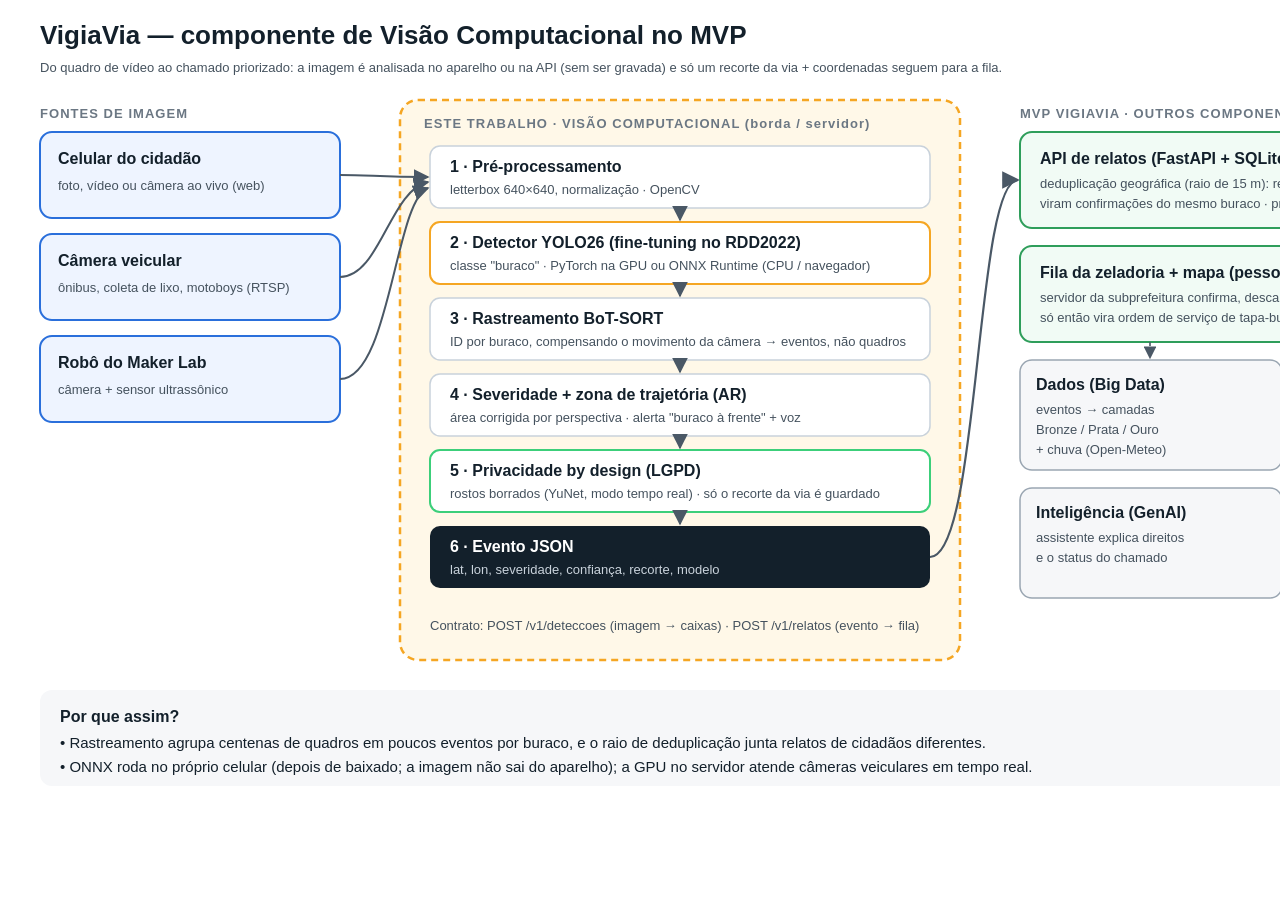
<file: docs/img/arquitetura.html>
<!doctype html>
<html lang="pt-BR"><head><meta charset="utf-8"><title>Arquitetura VigiaVia — Visão</title>
<style>
  html, body { margin: 0; background: #fff; font-family: "Segoe UI", Roboto, Arial, sans-serif; }
  svg { display: block; }
  .t { font-size: 15px; fill: #13202b; }
  .tb { font-size: 16px; font-weight: 700; fill: #13202b; }
  .tt { font-size: 13px; fill: #45525e; }
  .h { font-size: 13px; font-weight: 700; letter-spacing: .08em; fill: #6b7783; }
</style></head>
<body>
<svg width="1600" height="820" viewBox="0 0 1600 820" xmlns="http://www.w3.org/2000/svg">
  <defs>
    <marker id="seta" viewBox="0 0 10 10" refX="9" refY="5" markerWidth="8" markerHeight="8" orient="auto-start-reverse">
      <path d="M0,0 L10,5 L0,10 z" fill="#4a5866"/>
    </marker>
  </defs>
  <rect x="0" y="0" width="1600" height="820" fill="#ffffff"/>
  <text x="40" y="44" style="font-size:26px;font-weight:800;fill:#13202b">VigiaVia — componente de Visão Computacional no MVP</text>
  <text x="40" y="72" class="tt">Do quadro de vídeo ao chamado priorizado: a imagem é analisada no aparelho ou na API (sem ser gravada) e só um recorte da via + coordenadas seguem para a fila.</text>

  <!-- coluna 1: fontes -->
  <text x="40" y="118" class="h">FONTES DE IMAGEM</text>
  <g>
    <rect x="40" y="132" width="300" height="86" rx="12" fill="#eef4ff" stroke="#2a6fdb" stroke-width="2"/>
    <text x="58" y="164" class="tb">Celular do cidadão</text>
    <text x="58" y="190" class="tt">foto, vídeo ou câmera ao vivo (web)</text>
    <rect x="40" y="234" width="300" height="86" rx="12" fill="#eef4ff" stroke="#2a6fdb" stroke-width="2"/>
    <text x="58" y="266" class="tb">Câmera veicular</text>
    <text x="58" y="292" class="tt">ônibus, coleta de lixo, motoboys (RTSP)</text>
    <rect x="40" y="336" width="300" height="86" rx="12" fill="#eef4ff" stroke="#2a6fdb" stroke-width="2"/>
    <text x="58" y="368" class="tb">Robô do Maker Lab</text>
    <text x="58" y="394" class="tt">câmera + sensor ultrassônico</text>
  </g>

  <!-- coluna 2: pipeline CV -->
  <rect x="400" y="100" width="560" height="560" rx="18" fill="#fff8e8" stroke="#f5a623" stroke-width="2.5" stroke-dasharray="7 5"/>
  <text x="424" y="128" class="h">ESTE TRABALHO · VISÃO COMPUTACIONAL (borda / servidor)</text>
  <g>
    <rect x="430" y="146" width="500" height="62" rx="10" fill="#fff" stroke="#c9d2db" stroke-width="1.5"/>
    <text x="450" y="172" class="tb">1 · Pré-processamento</text>
    <text x="450" y="194" class="tt">letterbox 640×640, normalização · OpenCV</text>
    <rect x="430" y="222" width="500" height="62" rx="10" fill="#fff" stroke="#f5a623" stroke-width="2"/>
    <text x="450" y="248" class="tb">2 · Detector YOLO26 (fine-tuning no RDD2022)</text>
    <text x="450" y="270" class="tt">classe "buraco" · PyTorch na GPU ou ONNX Runtime (CPU / navegador)</text>
    <rect x="430" y="298" width="500" height="62" rx="10" fill="#fff" stroke="#c9d2db" stroke-width="1.5"/>
    <text x="450" y="324" class="tb">3 · Rastreamento BoT-SORT</text>
    <text x="450" y="346" class="tt">ID por buraco, compensando o movimento da câmera → eventos, não quadros</text>
    <rect x="430" y="374" width="500" height="62" rx="10" fill="#fff" stroke="#c9d2db" stroke-width="1.5"/>
    <text x="450" y="400" class="tb">4 · Severidade + zona de trajetória (AR)</text>
    <text x="450" y="422" class="tt">área corrigida por perspectiva · alerta "buraco à frente" + voz</text>
    <rect x="430" y="450" width="500" height="62" rx="10" fill="#fff" stroke="#3ccf7a" stroke-width="2"/>
    <text x="450" y="476" class="tb">5 · Privacidade by design (LGPD)</text>
    <text x="450" y="498" class="tt">rostos borrados (YuNet, modo tempo real) · só o recorte da via é guardado</text>
    <rect x="430" y="526" width="500" height="62" rx="10" fill="#13202b"/>
    <text x="450" y="552" class="tb" style="fill:#fff">6 · Evento JSON</text>
    <text x="450" y="574" class="tt" style="fill:#c9d2db">lat, lon, severidade, confiança, recorte, modelo</text>
    <text x="430" y="630" class="tt">Contrato: POST /v1/deteccoes (imagem → caixas) · POST /v1/relatos (evento → fila)</text>
  </g>
  <path d="M340 175 C 370 175, 380 177, 428 177" stroke="#4a5866" stroke-width="2" fill="none" marker-end="url(#seta)"/>
  <path d="M340 277 C 380 277, 390 190, 428 182" stroke="#4a5866" stroke-width="2" fill="none" marker-end="url(#seta)"/>
  <path d="M340 379 C 390 379, 395 200, 428 188" stroke="#4a5866" stroke-width="2" fill="none" marker-end="url(#seta)"/>
  <path d="M680 208 V 220" stroke="#4a5866" stroke-width="2" marker-end="url(#seta)"/>
  <path d="M680 284 V 296" stroke="#4a5866" stroke-width="2" marker-end="url(#seta)"/>
  <path d="M680 360 V 372" stroke="#4a5866" stroke-width="2" marker-end="url(#seta)"/>
  <path d="M680 436 V 448" stroke="#4a5866" stroke-width="2" marker-end="url(#seta)"/>
  <path d="M680 512 V 524" stroke="#4a5866" stroke-width="2" marker-end="url(#seta)"/>

  <!-- coluna 3: MVP -->
  <text x="1020" y="118" class="h">MVP VIGIAVIA · OUTROS COMPONENTES</text>
  <g>
    <rect x="1020" y="132" width="540" height="96" rx="12" fill="#f1fbf5" stroke="#2f9e5b" stroke-width="2"/>
    <text x="1040" y="164" class="tb">API de relatos (FastAPI + SQLite)</text>
    <text x="1040" y="188" class="tt">deduplicação geográfica (raio de 15 m): relatos repetidos</text>
    <text x="1040" y="208" class="tt">viram confirmações do mesmo buraco · prioridade calculada</text>
    <rect x="1020" y="246" width="540" height="96" rx="12" fill="#f1fbf5" stroke="#2f9e5b" stroke-width="2"/>
    <text x="1040" y="278" class="tb">Fila da zeladoria + mapa (pessoa no circuito)</text>
    <text x="1040" y="302" class="tt">servidor da subprefeitura confirma, descarta ou resolve;</text>
    <text x="1040" y="322" class="tt">só então vira ordem de serviço de tapa-buraco</text>
    <rect x="1020" y="360" width="262" height="110" rx="12" fill="#f6f7f9" stroke="#9aa6b2" stroke-width="1.5"/>
    <text x="1036" y="390" class="tb">Dados (Big Data)</text>
    <text x="1036" y="414" class="tt">eventos → camadas</text>
    <text x="1036" y="434" class="tt">Bronze / Prata / Ouro</text>
    <text x="1036" y="454" class="tt">+ chuva (Open-Meteo)</text>
    <rect x="1298" y="360" width="262" height="110" rx="12" fill="#f6f7f9" stroke="#9aa6b2" stroke-width="1.5"/>
    <text x="1314" y="390" class="tb">Automação (RPA)</text>
    <text x="1314" y="414" class="tt">abre/acompanha chamados</text>
    <text x="1314" y="434" class="tt">e avisa o cidadão</text>
    <rect x="1020" y="488" width="262" height="110" rx="12" fill="#f6f7f9" stroke="#9aa6b2" stroke-width="1.5"/>
    <text x="1036" y="518" class="tb">Inteligência (GenAI)</text>
    <text x="1036" y="542" class="tt">assistente explica direitos</text>
    <text x="1036" y="562" class="tt">e o status do chamado</text>
    <rect x="1298" y="488" width="262" height="110" rx="12" fill="#f6f7f9" stroke="#9aa6b2" stroke-width="1.5"/>
    <text x="1314" y="518" class="tb">Produção (DevSecOps)</text>
    <text x="1314" y="542" class="tt">container, CI/CD,</text>
    <text x="1314" y="562" class="tt">monitoramento</text>
  </g>
  <path d="M930 557 C 980 557, 975 180, 1018 180" stroke="#4a5866" stroke-width="2.2" fill="none" marker-end="url(#seta)"/>
  <path d="M1290 228 V 244" stroke="#4a5866" stroke-width="2" marker-end="url(#seta)"/>
  <path d="M1150 342 V 358" stroke="#4a5866" stroke-width="1.6" stroke-dasharray="4 4" marker-end="url(#seta)"/>
  <path d="M1430 342 V 358" stroke="#4a5866" stroke-width="1.6" stroke-dasharray="4 4" marker-end="url(#seta)"/>

  <!-- rodapé -->
  <rect x="40" y="690" width="1520" height="96" rx="12" fill="#f6f7f9"/>
  <text x="60" y="722" class="tb">Por que assim?</text>
  <text x="60" y="748" class="t">• Rastreamento agrupa centenas de quadros em poucos eventos por buraco, e o raio de deduplicação junta relatos de cidadãos diferentes.</text>
  <text x="60" y="772" class="t">• ONNX roda no próprio celular (depois de baixado; a imagem não sai do aparelho); a GPU no servidor atende câmeras veiculares em tempo real.</text>
</svg>
</body></html>
</file>
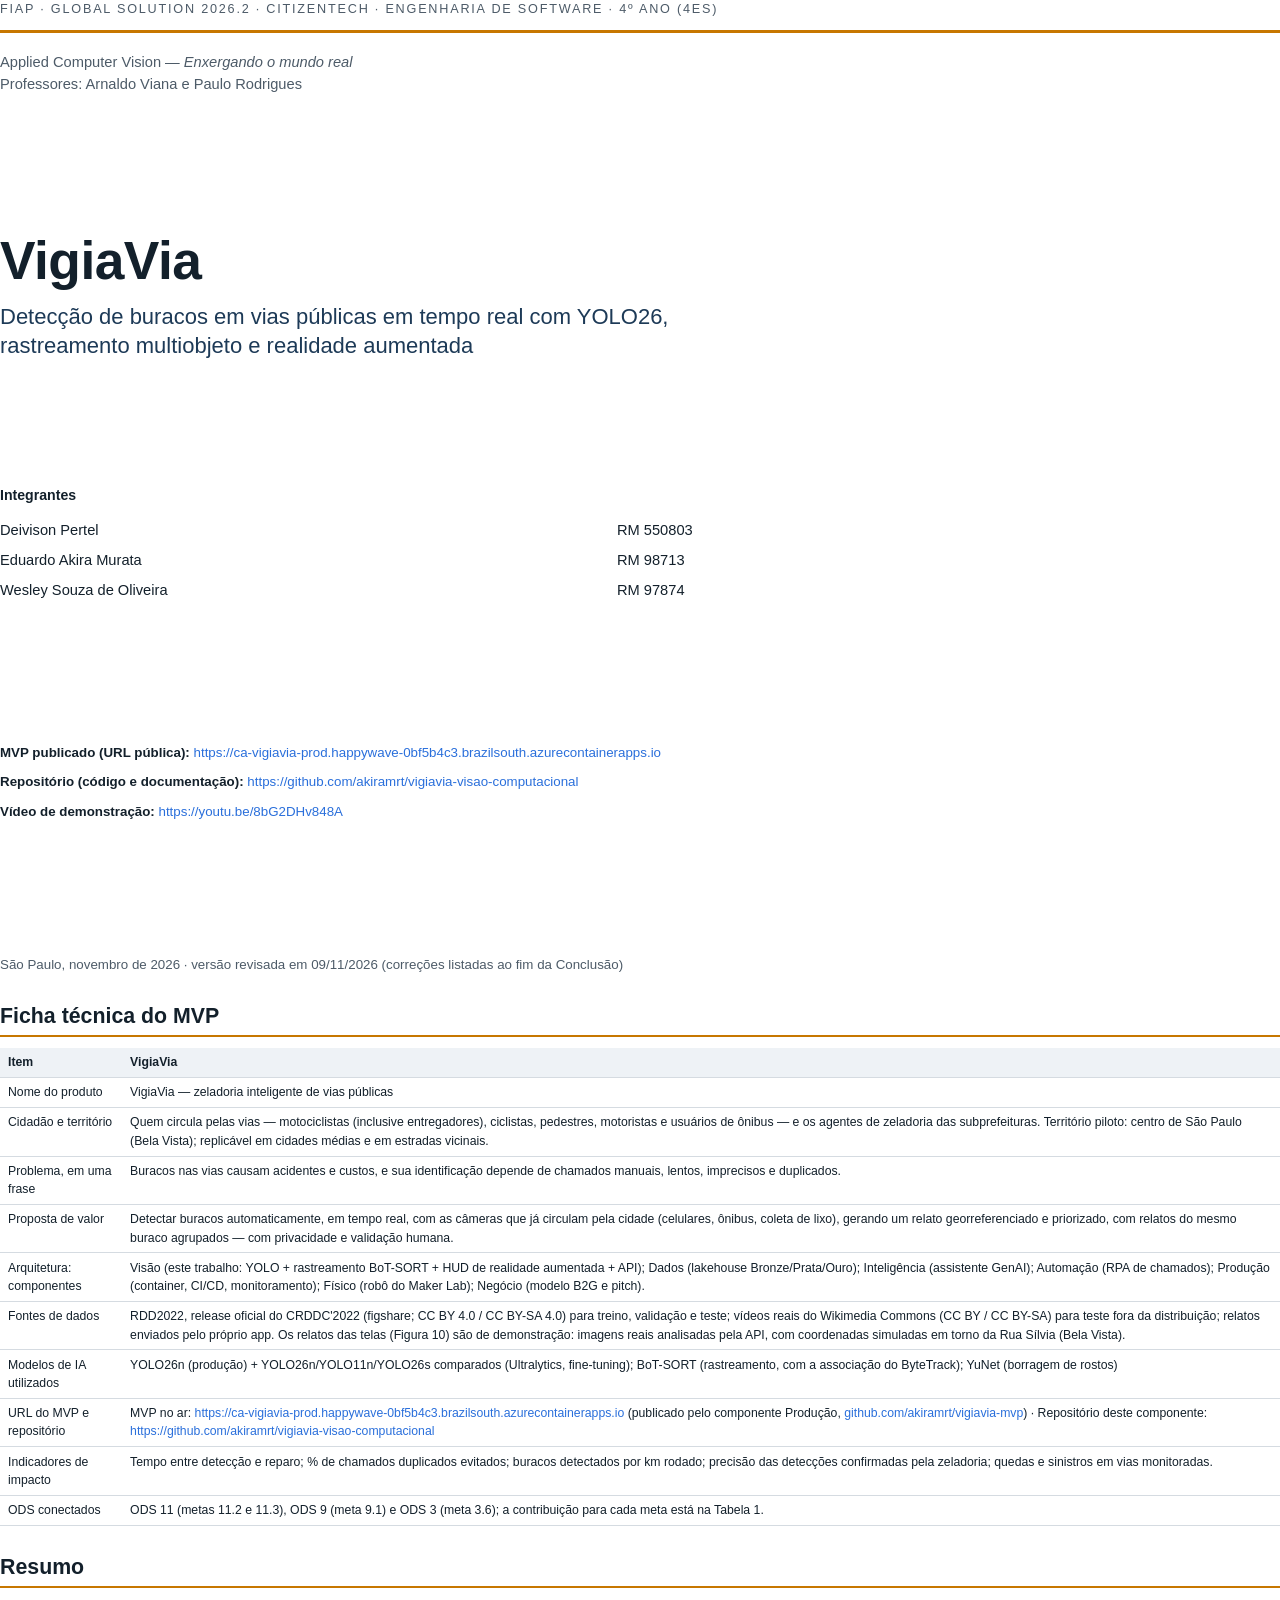
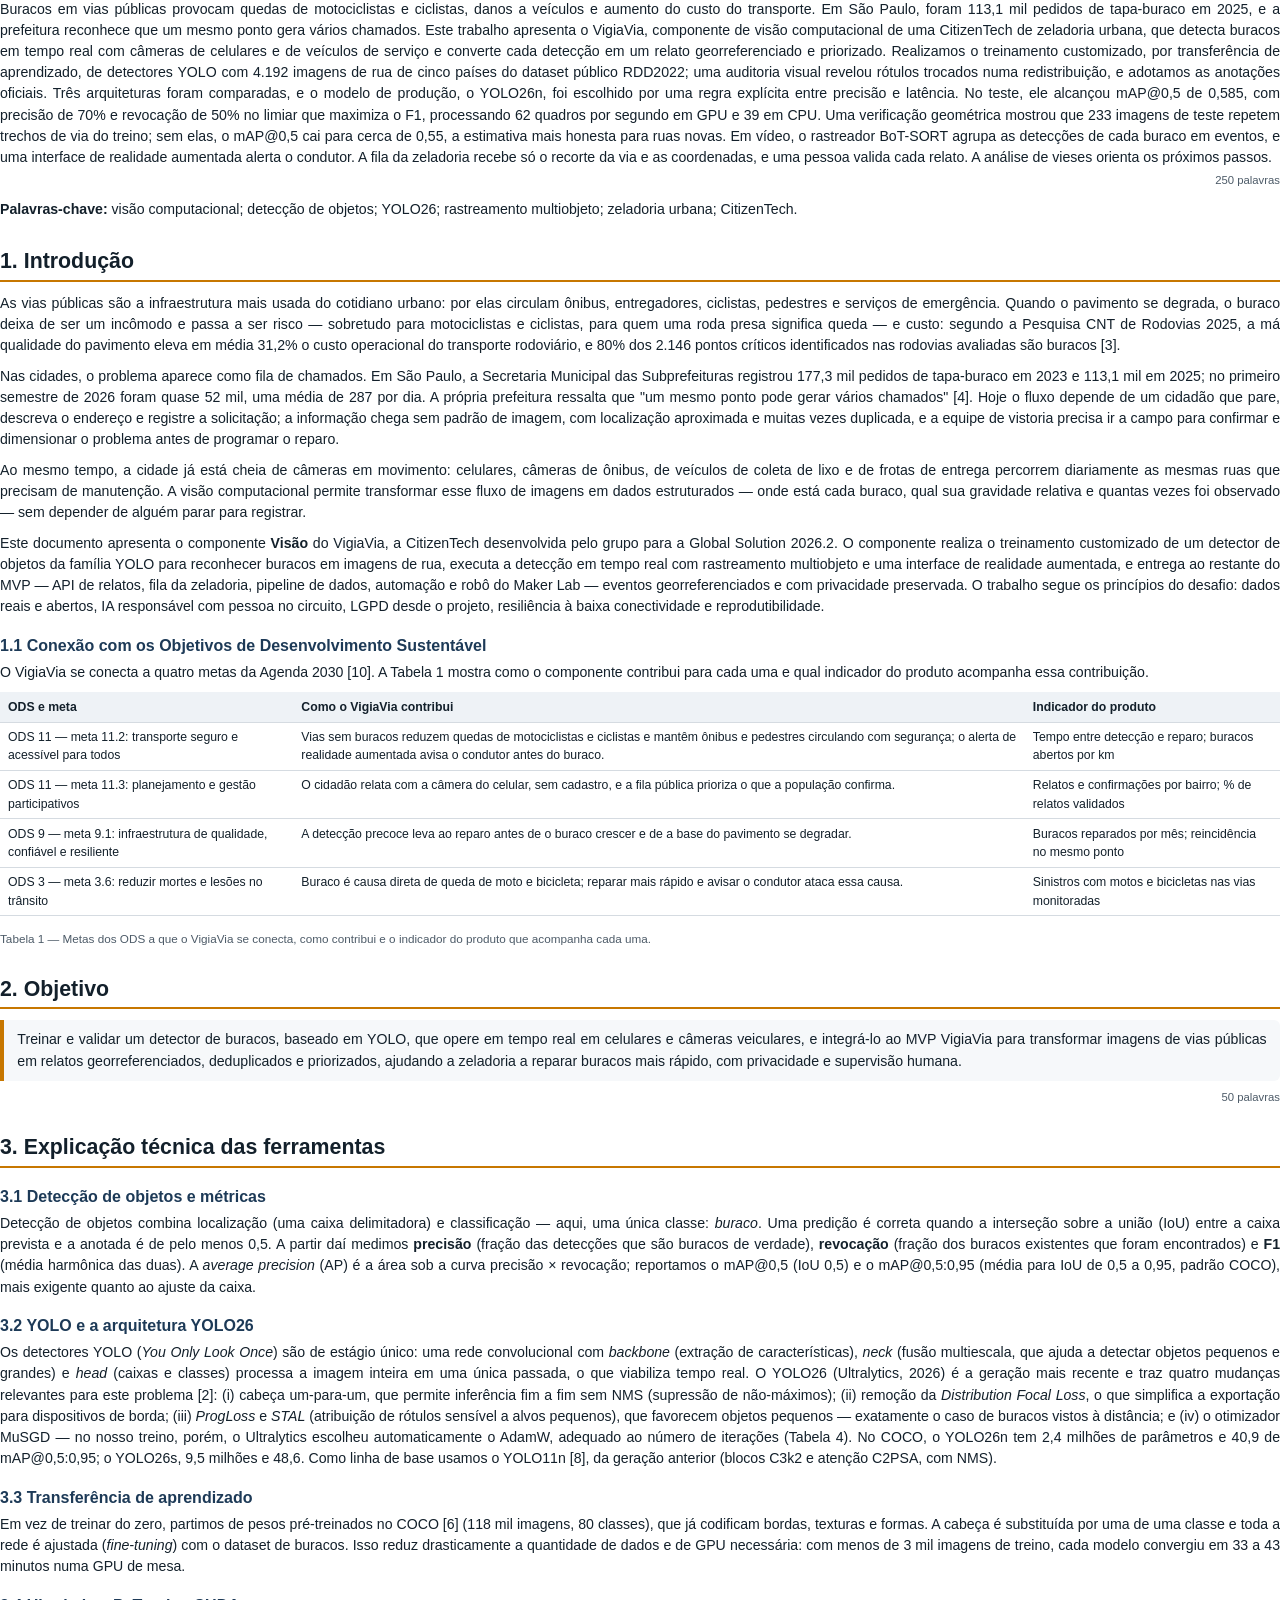
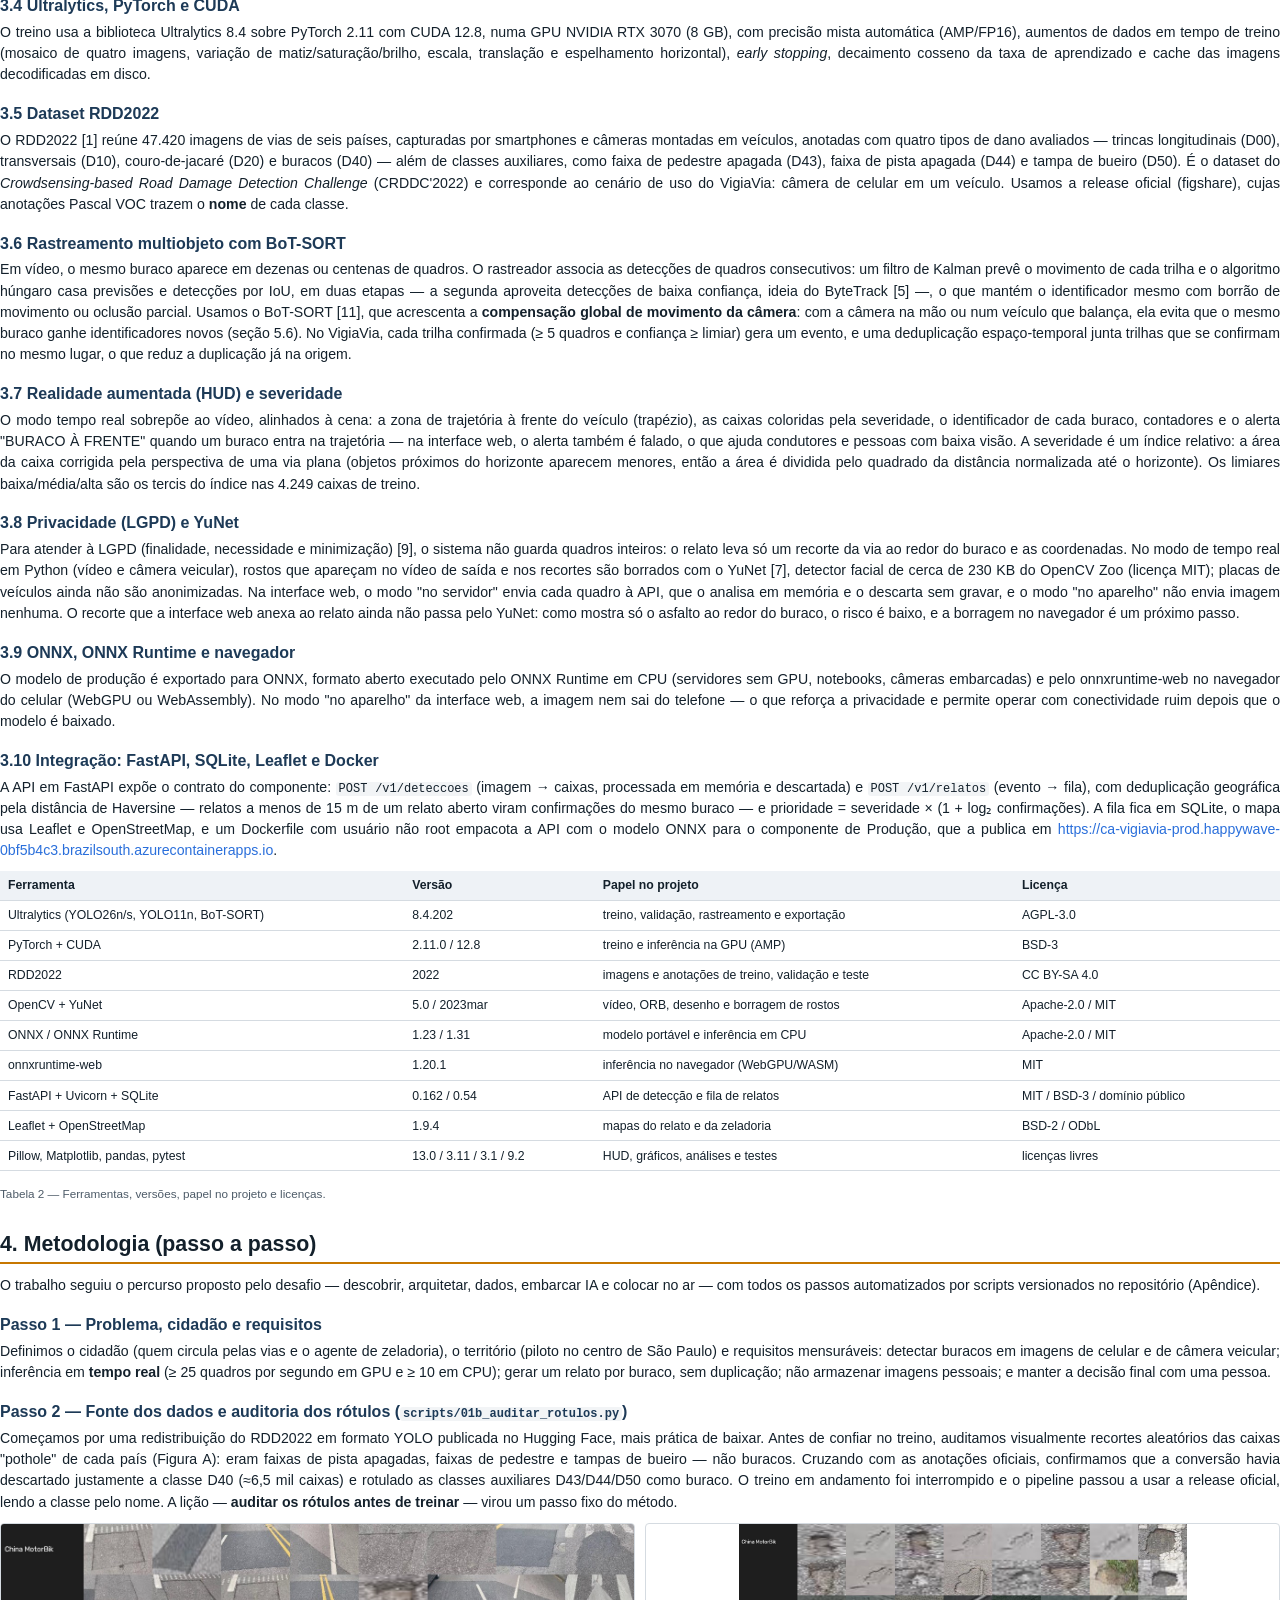
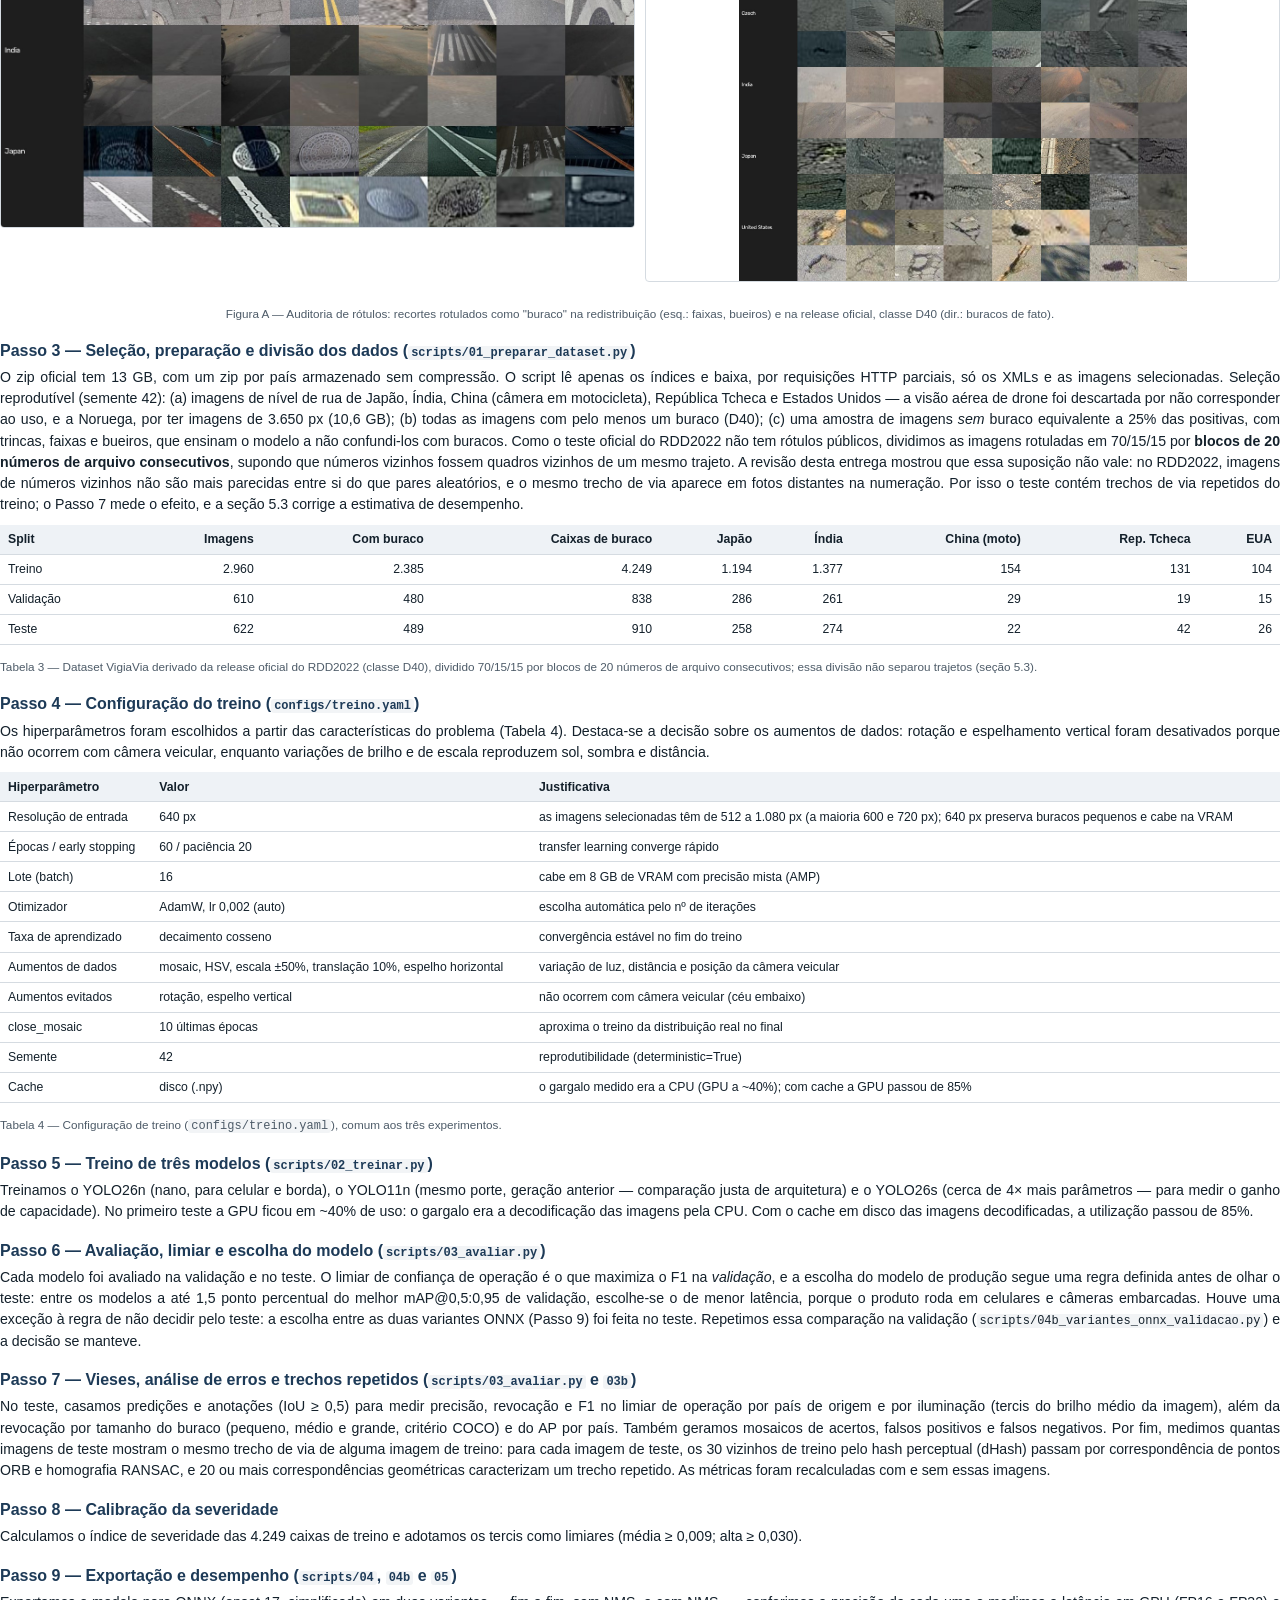
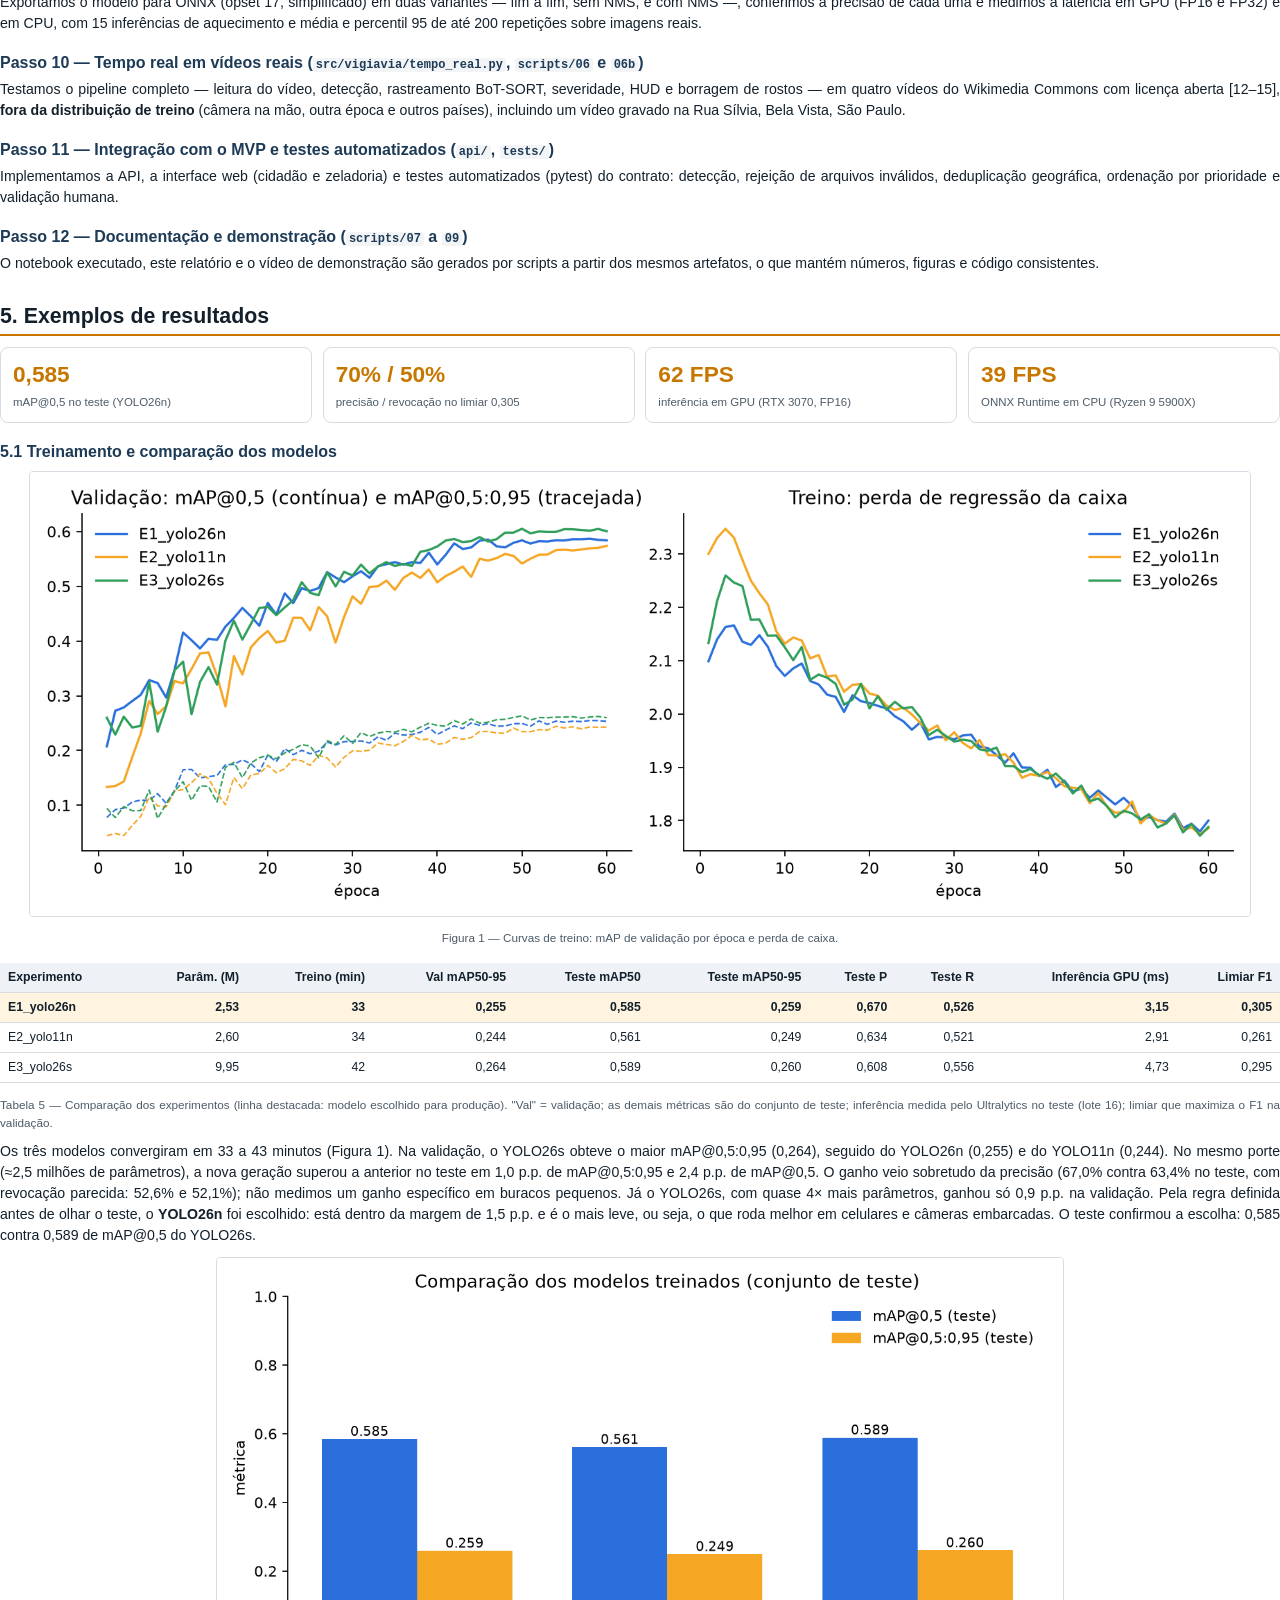
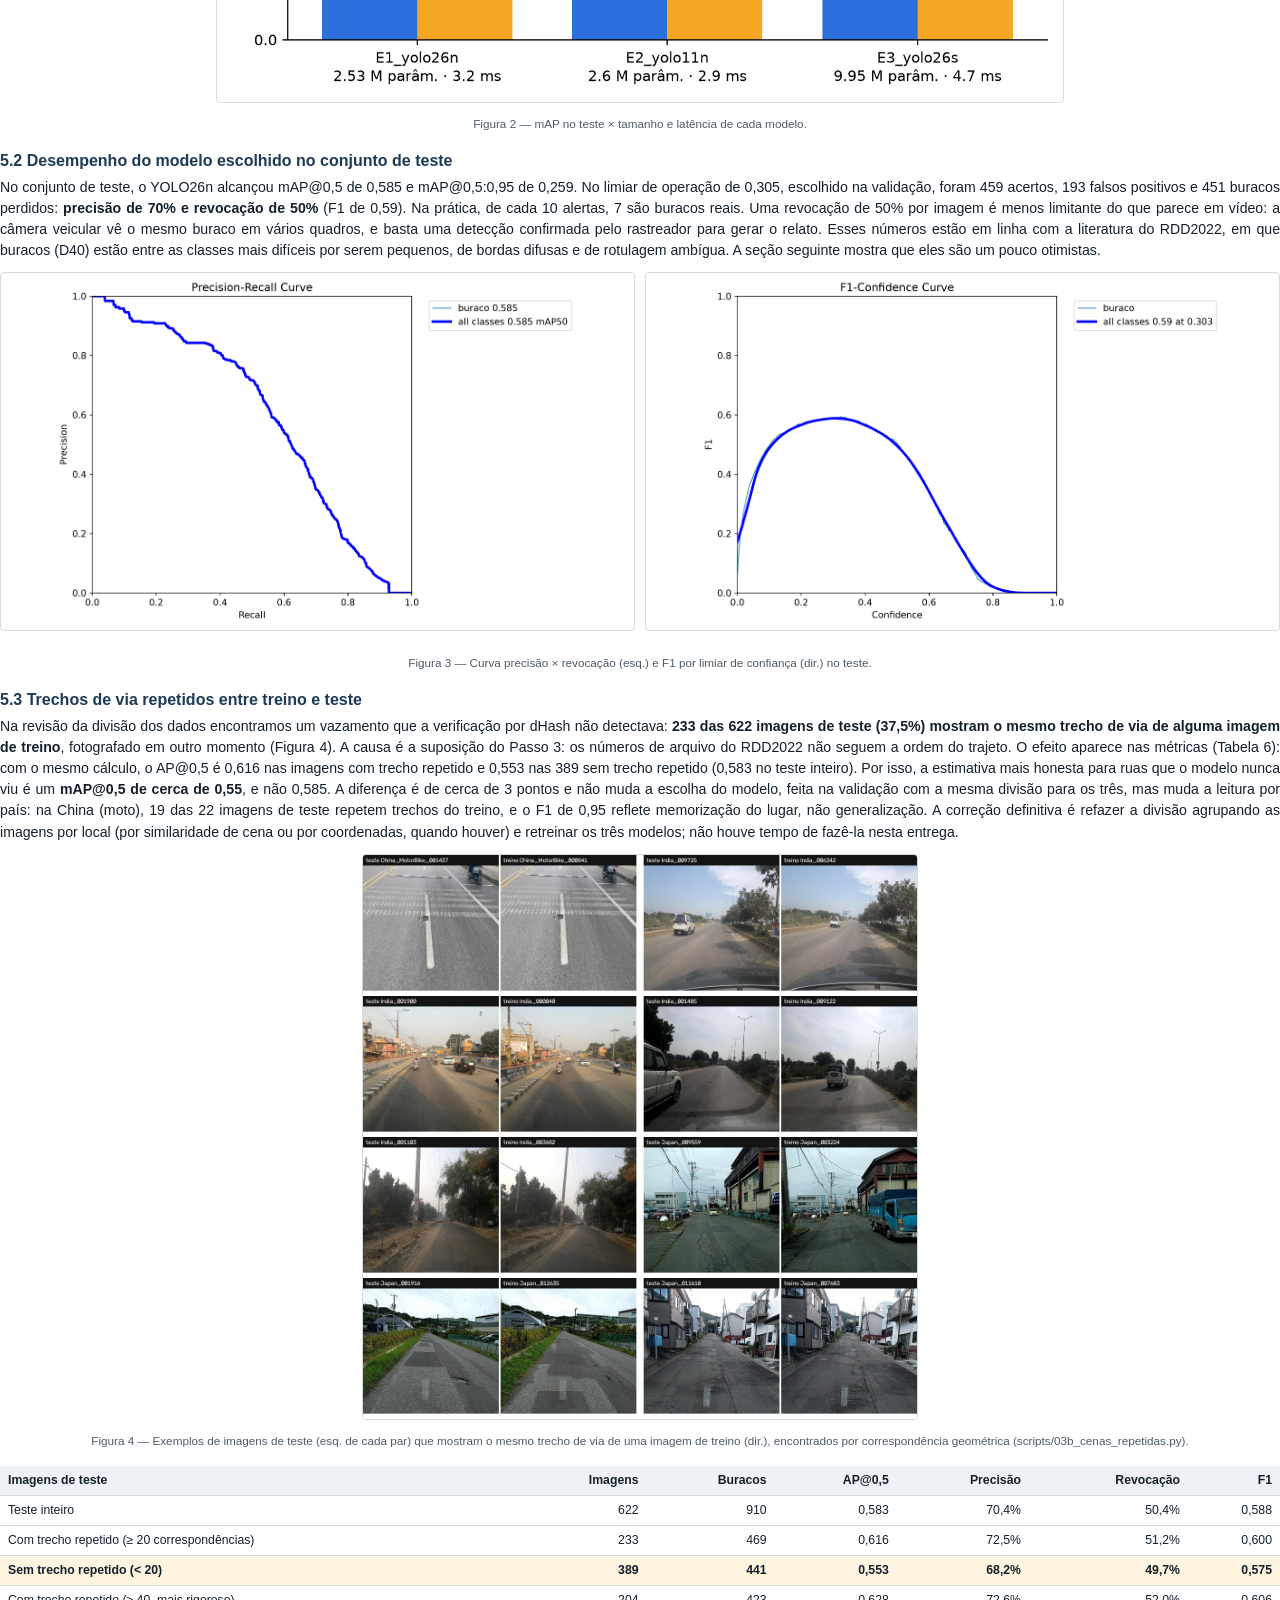
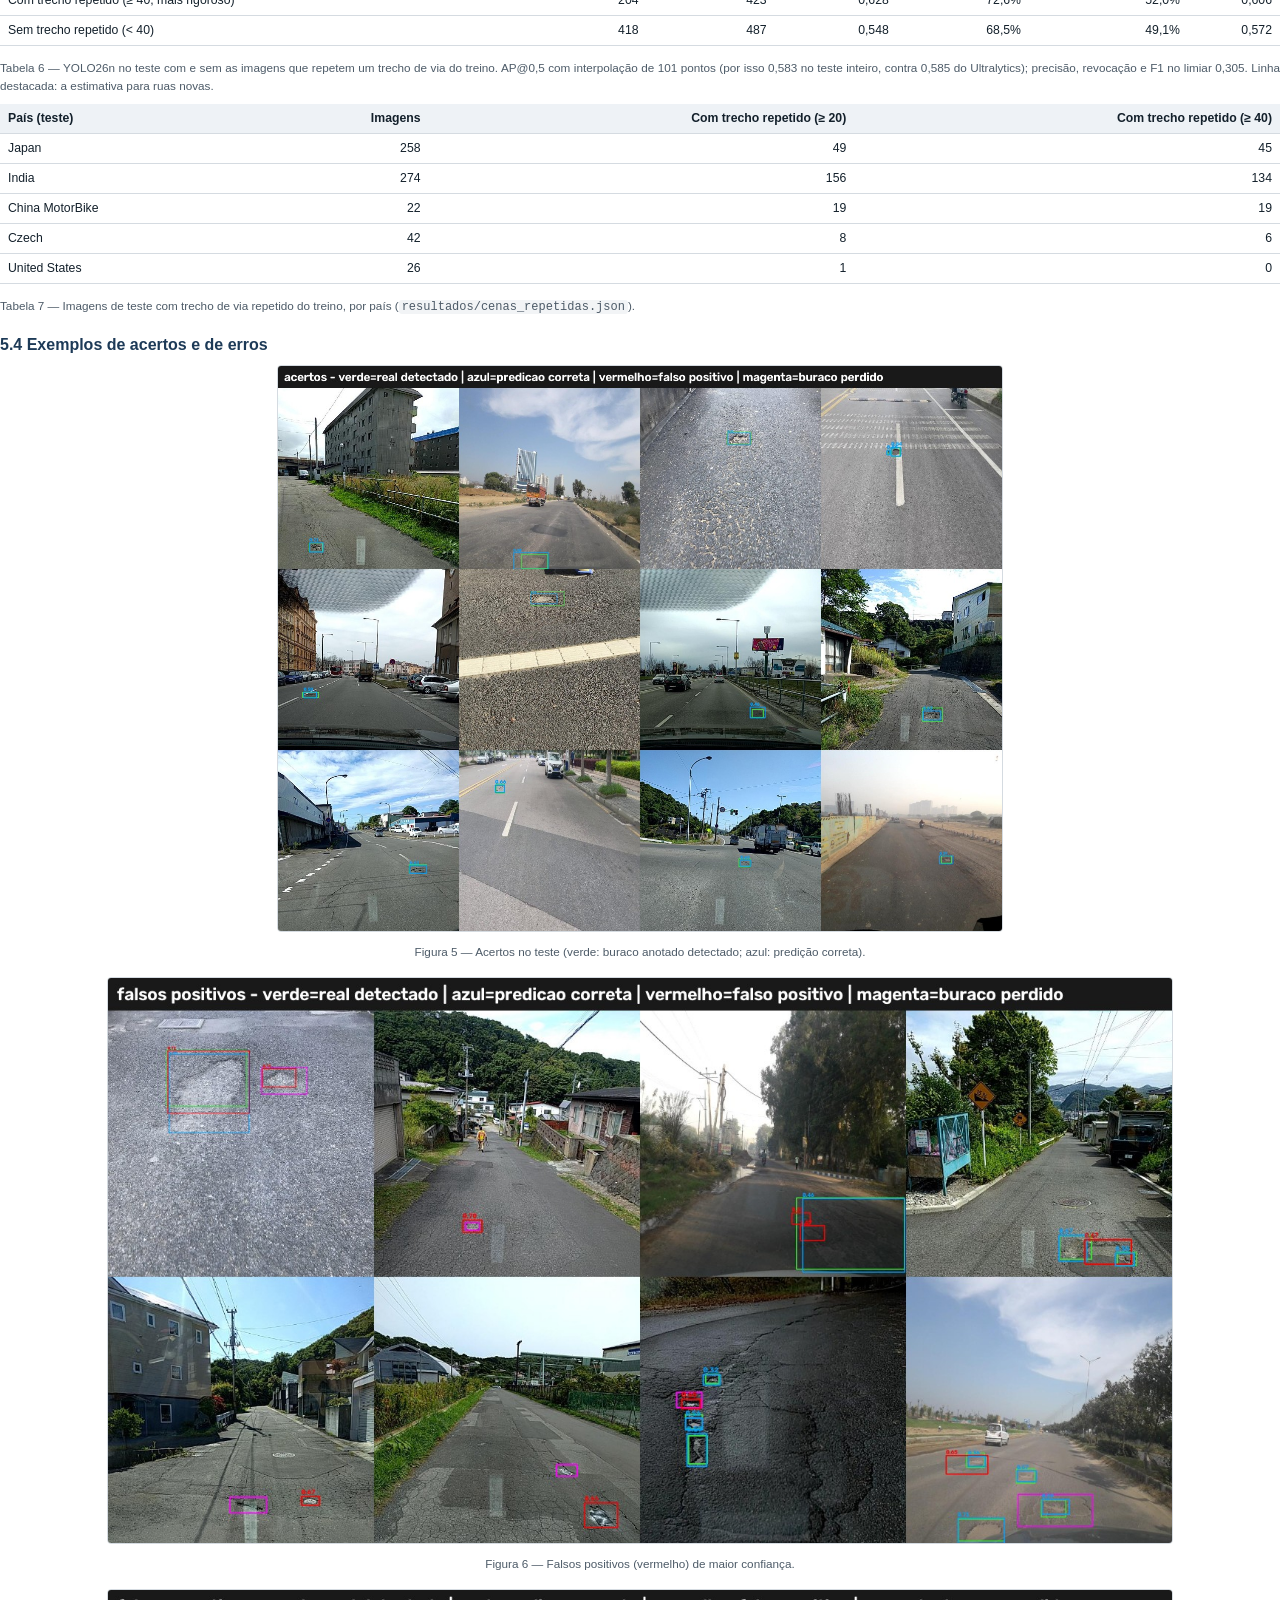
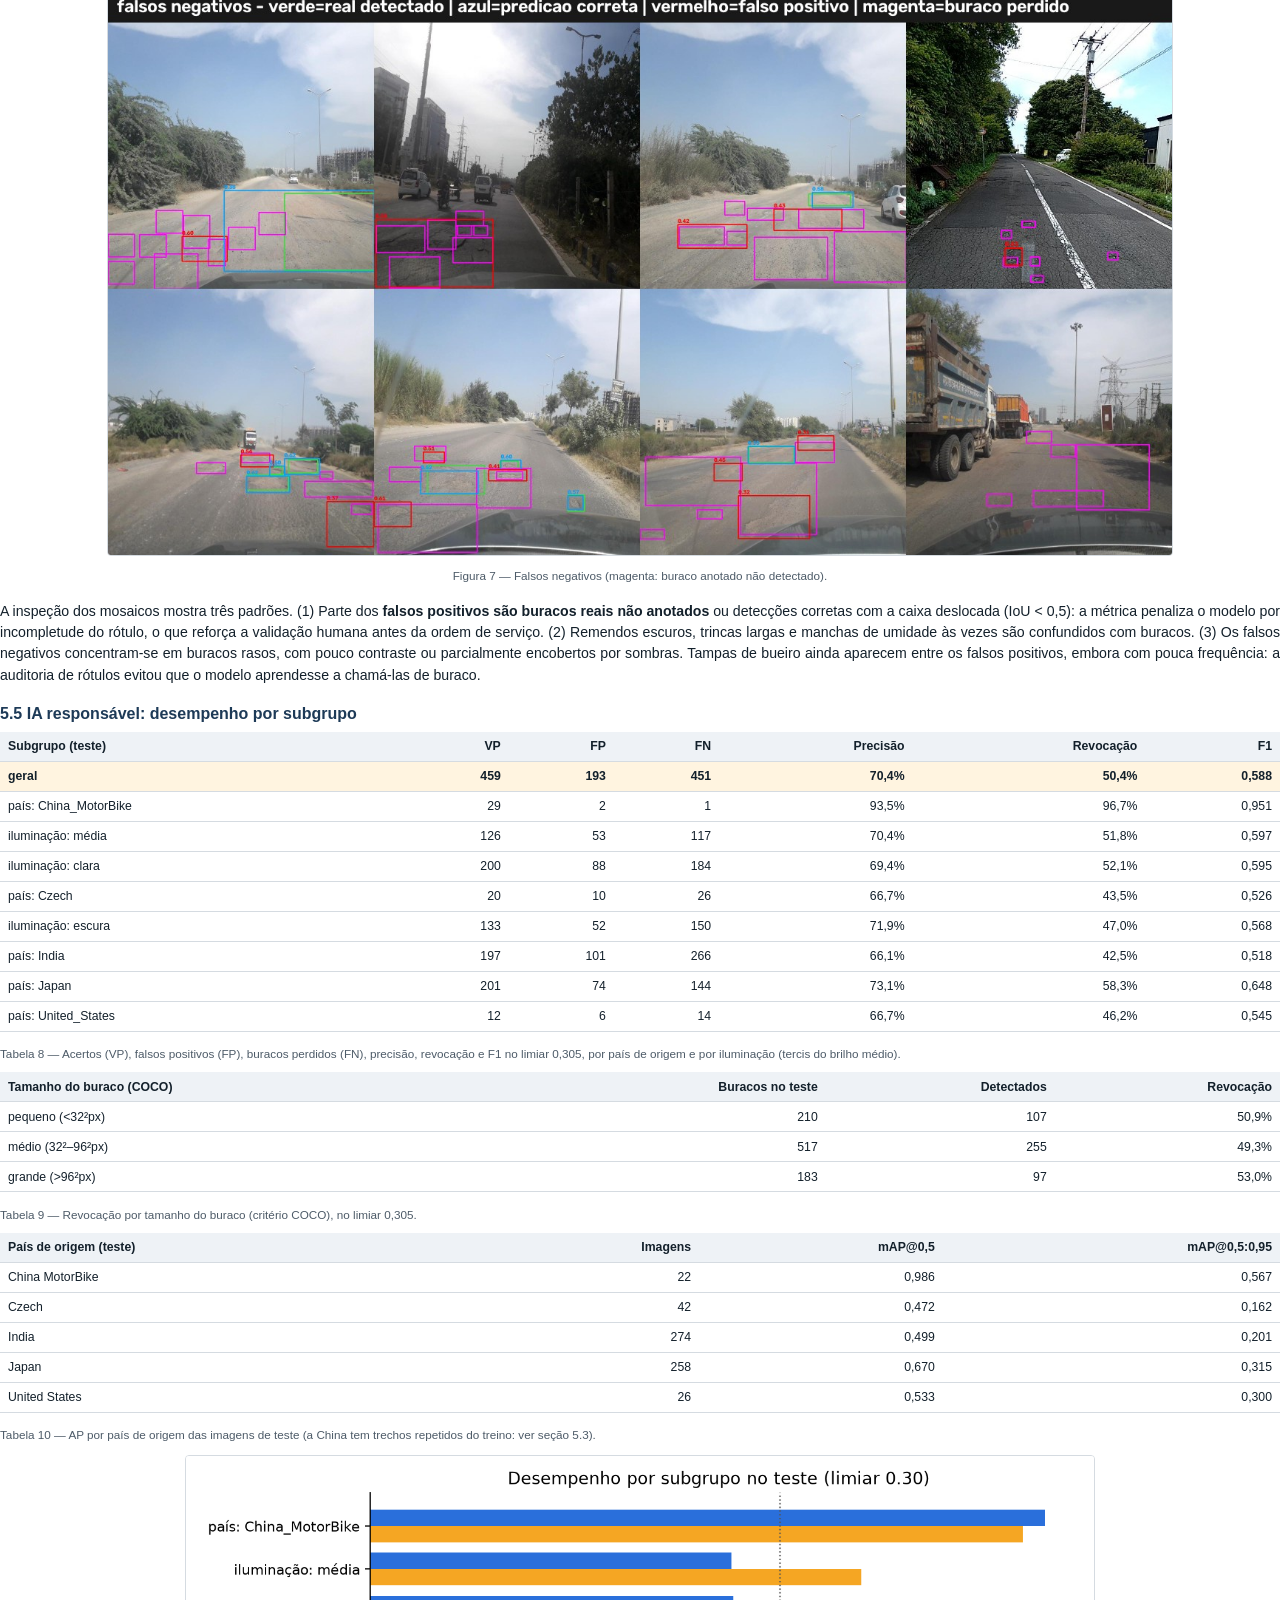
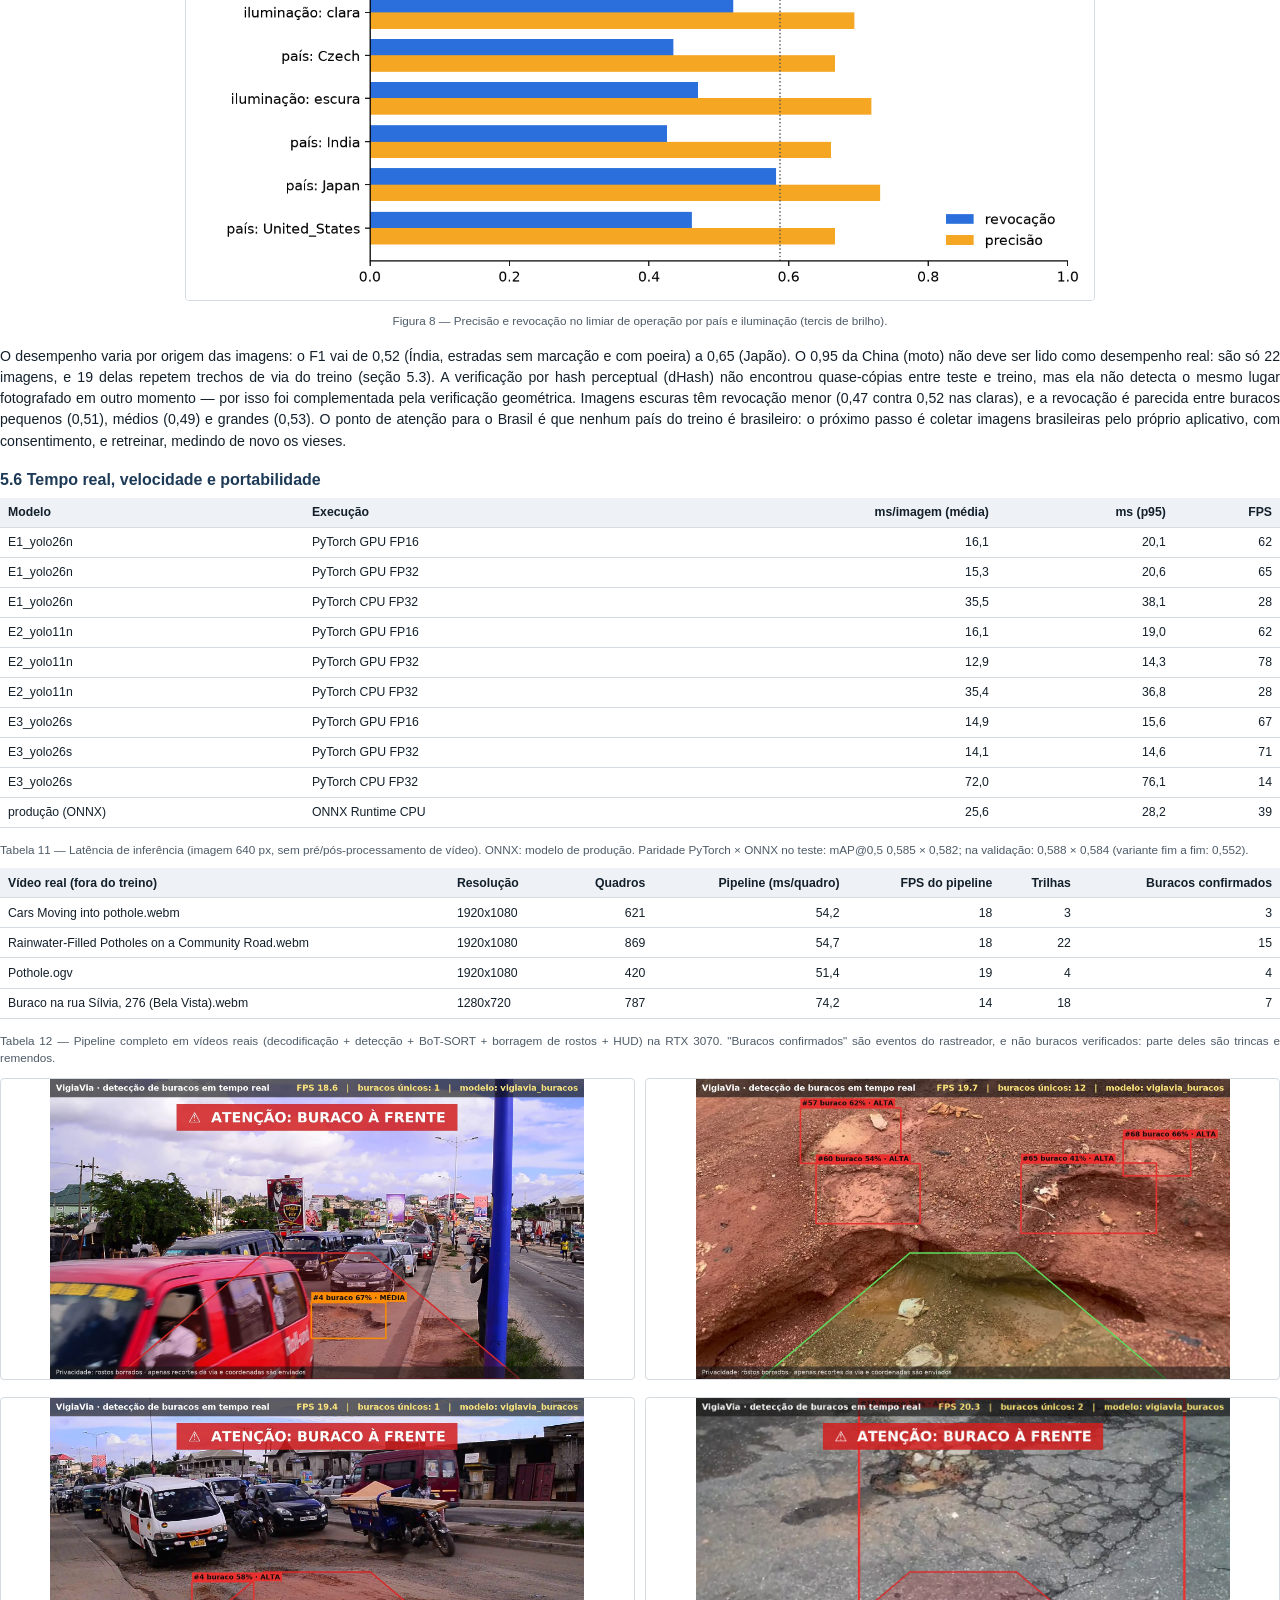
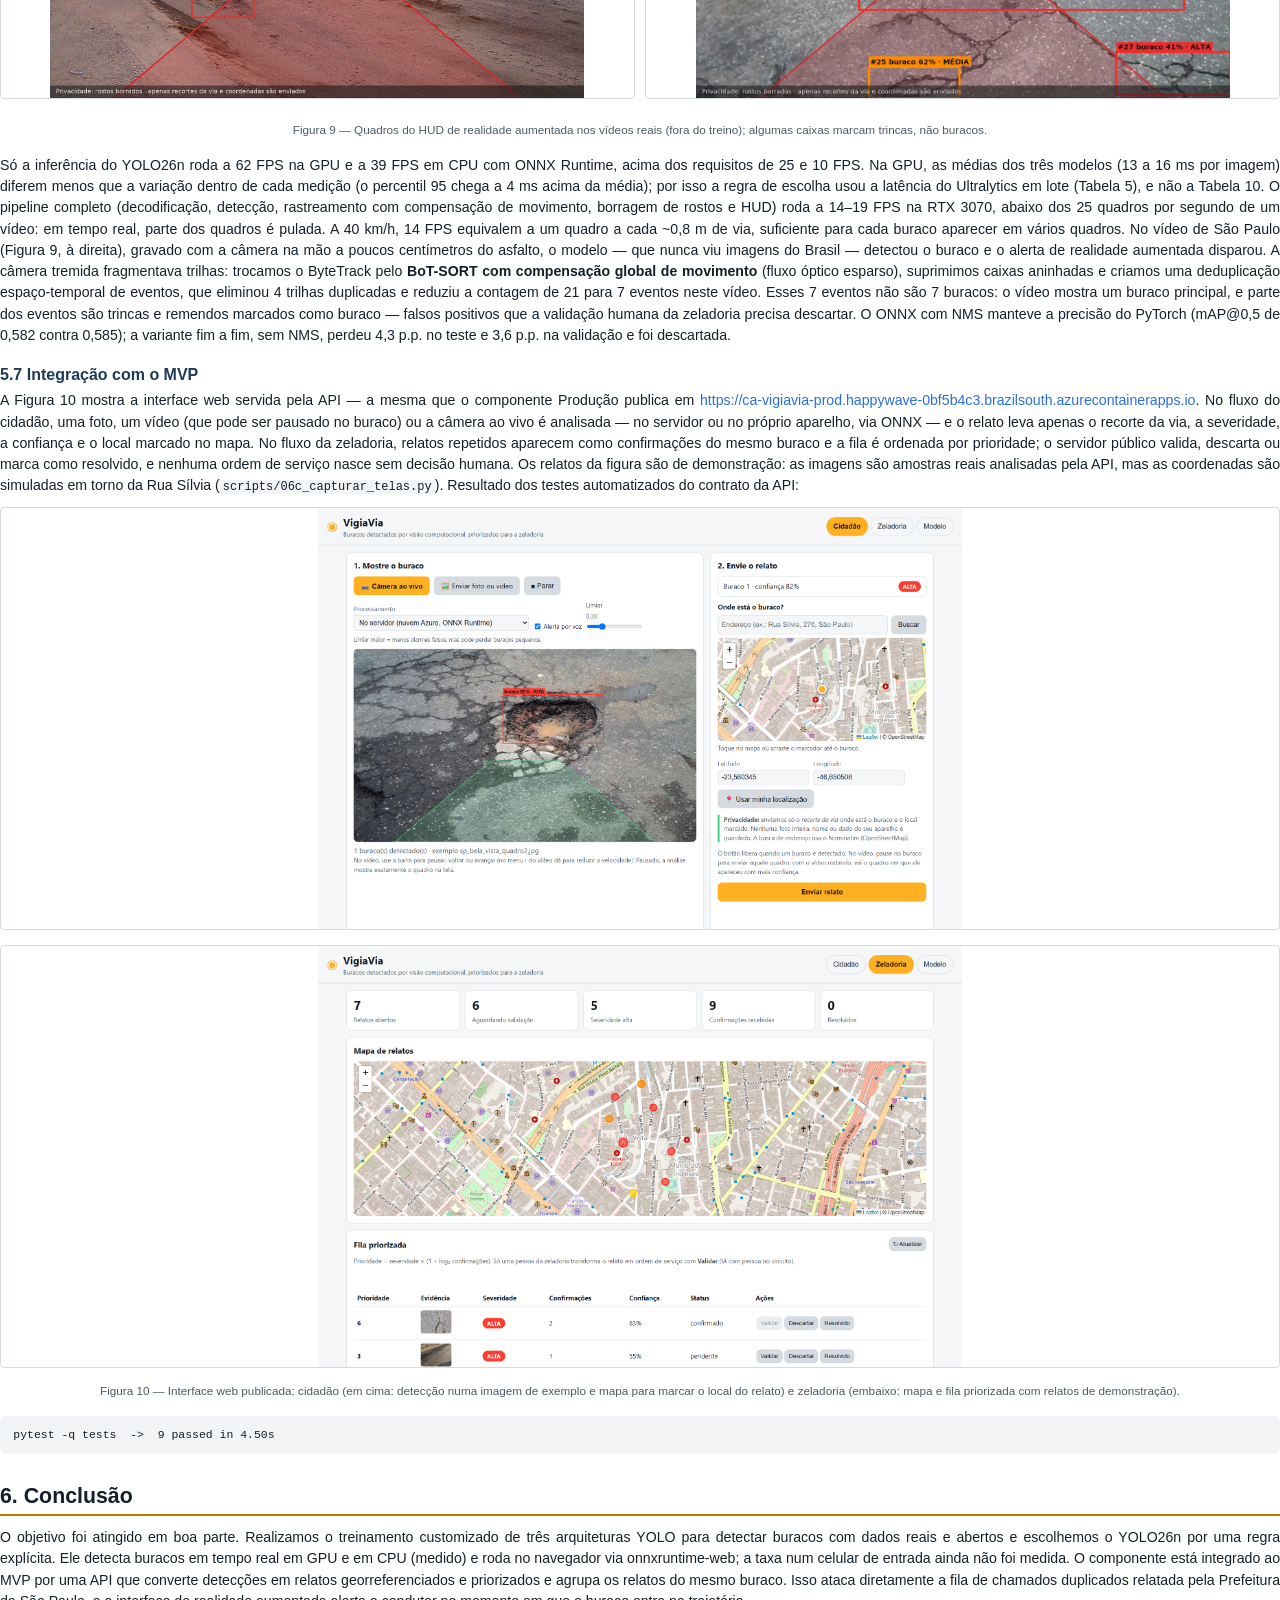
<file: docs/relatorio/relatorio.html>
<!doctype html><html lang="pt-BR"><head><meta charset="utf-8">
<title>VigiaVia — Relatório Applied Computer Vision</title><link rel="stylesheet" href="relatorio.css"></head>
<body>
<section class="capa">
  <div>
    <div class="topo">FIAP · Global Solution 2026.2 · CitizenTech · Engenharia de Software · 4º ano (4ES)</div>
    <p class="disc">Applied Computer Vision — <em>Enxergando o mundo real</em><br>Professores: Arnaldo Viana e Paulo Rodrigues</p>
  </div>
  <div>
    <h1>VigiaVia</h1>
    <p class="sub">Detecção de buracos em vias públicas em tempo real com YOLO26,<br>rastreamento multiobjeto e realidade aumentada</p>
  </div>
  <div>
    <p><strong>Integrantes</strong></p>
    <table>
      <tr><td>Deivison Pertel</td><td>RM 550803</td></tr>
      <tr><td>Eduardo Akira Murata</td><td>RM 98713</td></tr>
      <tr><td>Wesley Souza de Oliveira</td><td>RM 97874</td></tr>
    </table>
  </div>
  <div class="links">
    <p><strong>MVP publicado (URL pública):</strong> <a href="https://ca-vigiavia-prod.happywave-0bf5b4c3.brazilsouth.azurecontainerapps.io">https://ca-vigiavia-prod.happywave-0bf5b4c3.brazilsouth.azurecontainerapps.io</a></p>
    <p><strong>Repositório (código e documentação):</strong> <a href="https://github.com/akiramrt/vigiavia-visao-computacional">https://github.com/akiramrt/vigiavia-visao-computacional</a></p>
    <p><strong>Vídeo de demonstração:</strong> <a href="https://youtu.be/8bG2DHv848A">https://youtu.be/8bG2DHv848A</a></p>
  </div>
  <div class="rodape">São Paulo, novembro de 2026 · versão revisada em 09/11/2026 (correções listadas ao fim da Conclusão)</div>
</section>

<h2 class="quebra">Ficha técnica do MVP</h2>
<table><thead><tr><th class="">Item</th><th class="">VigiaVia</th></tr></thead><tbody><tr class=""><td class="">Nome do produto</td><td class="">VigiaVia — zeladoria inteligente de vias públicas</td></tr><tr class=""><td class="">Cidadão e território</td><td class="">Quem circula pelas vias — motociclistas (inclusive entregadores), ciclistas, pedestres, motoristas e usuários de ônibus — e os agentes de zeladoria das subprefeituras. Território piloto: centro de São Paulo (Bela Vista); replicável em cidades médias e em estradas vicinais.</td></tr><tr class=""><td class="">Problema, em uma frase</td><td class="">Buracos nas vias causam acidentes e custos, e sua identificação depende de chamados manuais, lentos, imprecisos e duplicados.</td></tr><tr class=""><td class="">Proposta de valor</td><td class="">Detectar buracos automaticamente, em tempo real, com as câmeras que já circulam pela cidade (celulares, ônibus, coleta de lixo), gerando um relato georreferenciado e priorizado, com relatos do mesmo buraco agrupados — com privacidade e validação humana.</td></tr><tr class=""><td class="">Arquitetura: componentes</td><td class="">Visão (este trabalho: YOLO + rastreamento BoT-SORT + HUD de realidade aumentada + API); Dados (lakehouse Bronze/Prata/Ouro); Inteligência (assistente GenAI); Automação (RPA de chamados); Produção (container, CI/CD, monitoramento); Físico (robô do Maker Lab); Negócio (modelo B2G e pitch).</td></tr><tr class=""><td class="">Fontes de dados</td><td class="">RDD2022, release oficial do CRDDC'2022 (figshare; CC BY 4.0 / CC BY-SA 4.0) para treino, validação e teste; vídeos reais do Wikimedia Commons (CC BY / CC BY-SA) para teste fora da distribuição; relatos enviados pelo próprio app. Os relatos das telas (Figura 10) são de demonstração: imagens reais analisadas pela API, com coordenadas simuladas em torno da Rua Sílvia (Bela Vista).</td></tr><tr class=""><td class="">Modelos de IA utilizados</td><td class="">YOLO26n (produção) + YOLO26n/YOLO11n/YOLO26s comparados (Ultralytics, fine-tuning); BoT-SORT (rastreamento, com a associação do ByteTrack); YuNet (borragem de rostos)</td></tr><tr class=""><td class="">URL do MVP e repositório</td><td class="">MVP no ar: <a href="https://ca-vigiavia-prod.happywave-0bf5b4c3.brazilsouth.azurecontainerapps.io">https://ca-vigiavia-prod.happywave-0bf5b4c3.brazilsouth.azurecontainerapps.io</a> (publicado pelo componente Produção, <a href="https://github.com/akiramrt/vigiavia-mvp">github.com/akiramrt/vigiavia-mvp</a>) · Repositório deste componente: <a href="https://github.com/akiramrt/vigiavia-visao-computacional">https://github.com/akiramrt/vigiavia-visao-computacional</a></td></tr><tr class=""><td class="">Indicadores de impacto</td><td class="">Tempo entre detecção e reparo; % de chamados duplicados evitados; buracos detectados por km rodado; precisão das detecções confirmadas pela zeladoria; quedas e sinistros em vias monitoradas.</td></tr><tr class=""><td class="">ODS conectados</td><td class="">ODS 11 (metas 11.2 e 11.3), ODS 9 (meta 9.1) e ODS 3 (meta 3.6); a contribuição para cada meta está na Tabela 1.</td></tr></tbody></table>

<h2>Resumo</h2>
<p>Buracos em vias públicas provocam quedas de motociclistas e ciclistas, danos a veículos e aumento do custo do transporte. Em São Paulo, foram 113,1 mil pedidos de tapa-buraco em 2025, e a prefeitura reconhece que um mesmo ponto gera vários chamados. Este trabalho apresenta o VigiaVia, componente de visão computacional de uma CitizenTech de zeladoria urbana, que detecta buracos em tempo real com câmeras de celulares e de veículos de serviço e converte cada detecção em um relato georreferenciado e priorizado. Realizamos o treinamento customizado, por transferência de aprendizado, de detectores YOLO com 4.192 imagens de rua de cinco países do dataset público RDD2022; uma auditoria visual revelou rótulos trocados numa redistribuição, e adotamos as anotações oficiais. Três arquiteturas foram comparadas, e o modelo de produção, o YOLO26n, foi escolhido por uma regra explícita entre precisão e latência. No teste, ele alcançou mAP@0,5 de 0,585, com precisão de 70% e revocação de 50% no limiar que maximiza o F1, processando 62 quadros por segundo em GPU e 39 em CPU. Uma verificação geométrica mostrou que 233 imagens de teste repetem trechos de via do treino; sem elas, o mAP@0,5 cai para cerca de 0,55, a estimativa mais honesta para ruas novas. Em vídeo, o rastreador BoT-SORT agrupa as detecções de cada buraco em eventos, e uma interface de realidade aumentada alerta o condutor. A fila da zeladoria recebe só o recorte da via e as coordenadas, e uma pessoa valida cada relato. A análise de vieses orienta os próximos passos.</p>
<p class="contagem">250 palavras</p>
<p><strong>Palavras-chave:</strong> visão computacional; detecção de objetos; YOLO26; rastreamento multiobjeto; zeladoria urbana; CitizenTech.</p>

<h2>1. Introdução</h2>

<p>As vias públicas são a infraestrutura mais usada do cotidiano urbano: por elas circulam ônibus, entregadores,
ciclistas, pedestres e serviços de emergência. Quando o pavimento se degrada, o buraco deixa de ser um incômodo e passa a
ser risco — sobretudo para motociclistas e ciclistas, para quem uma roda presa significa queda — e custo: segundo a
Pesquisa CNT de Rodovias 2025, a má qualidade do pavimento eleva em média 31,2% o custo operacional do transporte
rodoviário, e 80% dos 2.146 pontos críticos identificados nas rodovias avaliadas são buracos [3].</p>
<p>Nas cidades, o problema aparece como fila de chamados. Em São Paulo, a Secretaria Municipal das Subprefeituras
registrou 177,3 mil pedidos de tapa-buraco em 2023 e 113,1 mil em 2025; no primeiro semestre de 2026 foram quase 52 mil,
uma média de 287 por dia. A própria prefeitura ressalta que "um mesmo ponto pode gerar vários chamados" [4]. Hoje o
fluxo depende de um cidadão que pare, descreva o endereço e registre a solicitação; a informação chega sem padrão de
imagem, com localização aproximada e muitas vezes duplicada, e a equipe de vistoria precisa ir a campo para confirmar e
dimensionar o problema antes de programar o reparo.</p>
<p>Ao mesmo tempo, a cidade já está cheia de câmeras em movimento: celulares, câmeras de ônibus, de veículos de coleta de
lixo e de frotas de entrega percorrem diariamente as mesmas ruas que precisam de manutenção. A visão computacional
permite transformar esse fluxo de imagens em dados estruturados — onde está cada buraco, qual sua gravidade relativa e
quantas vezes foi observado — sem depender de alguém parar para registrar.</p>
<p>Este documento apresenta o componente <strong>Visão</strong> do VigiaVia, a CitizenTech desenvolvida pelo grupo para a
Global Solution 2026.2. O componente realiza o treinamento customizado de um detector de objetos da família YOLO para
reconhecer buracos em imagens de rua, executa a detecção em tempo real com rastreamento multiobjeto e uma interface de
realidade aumentada, e entrega ao restante do MVP — API de relatos, fila da zeladoria, pipeline de dados, automação e
robô do Maker Lab — eventos georreferenciados e com privacidade preservada. O trabalho segue os princípios do desafio:
dados reais e abertos, IA responsável com pessoa no circuito, LGPD desde o projeto, resiliência à baixa conectividade e
reprodutibilidade.</p>
<h3>1.1 Conexão com os Objetivos de Desenvolvimento Sustentável</h3>
<p>O VigiaVia se conecta a quatro metas da Agenda 2030 [10]. A Tabela 1 mostra como o componente contribui para cada
uma e qual indicador do produto acompanha essa contribuição.</p>

<table><thead><tr><th class="">ODS e meta</th><th class="">Como o VigiaVia contribui</th><th class="">Indicador do produto</th></tr></thead><tbody><tr class=""><td class="">ODS 11 — meta 11.2: transporte seguro e acessível para todos</td><td class="">Vias sem buracos reduzem quedas de motociclistas e ciclistas e mantêm ônibus e pedestres circulando com segurança; o alerta de realidade aumentada avisa o condutor antes do buraco.</td><td class="">Tempo entre detecção e reparo; buracos abertos por km</td></tr><tr class=""><td class="">ODS 11 — meta 11.3: planejamento e gestão participativos</td><td class="">O cidadão relata com a câmera do celular, sem cadastro, e a fila pública prioriza o que a população confirma.</td><td class="">Relatos e confirmações por bairro; % de relatos validados</td></tr><tr class=""><td class="">ODS 9 — meta 9.1: infraestrutura de qualidade, confiável e resiliente</td><td class="">A detecção precoce leva ao reparo antes de o buraco crescer e de a base do pavimento se degradar.</td><td class="">Buracos reparados por mês; reincidência no mesmo ponto</td></tr><tr class=""><td class="">ODS 3 — meta 3.6: reduzir mortes e lesões no trânsito</td><td class="">Buraco é causa direta de queda de moto e bicicleta; reparar mais rápido e avisar o condutor ataca essa causa.</td><td class="">Sinistros com motos e bicicletas nas vias monitoradas</td></tr></tbody></table>
<p class="pequeno">Tabela 1 — Metas dos ODS a que o VigiaVia se conecta, como contribui e o indicador do produto que acompanha cada uma.</p>

<h2>2. Objetivo</h2>
<div class="caixa"><p>Treinar e validar um detector de buracos, baseado em YOLO, que opere em tempo real em celulares e câmeras veiculares, e integrá-lo ao MVP VigiaVia para transformar imagens de vias públicas em relatos georreferenciados, deduplicados e priorizados, ajudando a zeladoria a reparar buracos mais rápido, com privacidade e supervisão humana.</p></div>
<p class="contagem">50 palavras</p>

<h2>3. Explicação técnica das ferramentas</h2>

<h3>3.1 Detecção de objetos e métricas</h3>
<p>Detecção de objetos combina localização (uma caixa delimitadora) e classificação — aqui, uma única classe:
<em>buraco</em>. Uma predição é correta quando a interseção sobre a união (IoU) entre a caixa prevista e a anotada é de
pelo menos 0,5. A partir daí medimos <strong>precisão</strong> (fração das detecções que são buracos de verdade),
<strong>revocação</strong> (fração dos buracos existentes que foram encontrados) e <strong>F1</strong> (média harmônica
das duas). A <em>average precision</em> (AP) é a área sob a curva precisão × revocação; reportamos o mAP@0,5 (IoU 0,5) e
o mAP@0,5:0,95 (média para IoU de 0,5 a 0,95, padrão COCO), mais exigente quanto ao ajuste da caixa.</p>
<h3>3.2 YOLO e a arquitetura YOLO26</h3>
<p>Os detectores YOLO (<em>You Only Look Once</em>) são de estágio único: uma rede convolucional com <em>backbone</em>
(extração de características), <em>neck</em> (fusão multiescala, que ajuda a detectar objetos pequenos e grandes) e
<em>head</em> (caixas e classes) processa a imagem inteira em uma única passada, o que viabiliza tempo real. O YOLO26
(Ultralytics, 2026) é a geração mais recente e traz quatro mudanças relevantes para este problema [2]: (i) cabeça
um-para-um, que permite inferência fim a fim sem NMS (supressão de não-máximos); (ii) remoção da <em>Distribution Focal
Loss</em>, o que simplifica a exportação para dispositivos de borda; (iii) <em>ProgLoss</em> e <em>STAL</em> (atribuição
de rótulos sensível a alvos pequenos), que favorecem objetos pequenos — exatamente o caso de buracos vistos à distância; e
(iv) o otimizador MuSGD — no nosso treino, porém, o Ultralytics escolheu automaticamente o AdamW, adequado ao número de
iterações (Tabela 4). No COCO, o YOLO26n tem 2,4 milhões de parâmetros e 40,9 de mAP@0,5:0,95; o YOLO26s, 9,5 milhões e
48,6. Como linha de base usamos o YOLO11n [8], da geração anterior (blocos C3k2 e atenção C2PSA, com NMS).</p>
<h3>3.3 Transferência de aprendizado</h3>
<p>Em vez de treinar do zero, partimos de pesos pré-treinados no COCO [6] (118 mil imagens, 80 classes), que já
codificam bordas, texturas e formas. A cabeça é substituída por uma de uma classe e toda a rede é ajustada
(<em>fine-tuning</em>) com o dataset de buracos. Isso reduz drasticamente a quantidade de dados e de GPU necessária: com
menos de 3 mil imagens de treino, cada modelo convergiu em 33 a 43 minutos numa GPU de mesa.</p>
<h3>3.4 Ultralytics, PyTorch e CUDA</h3>
<p>O treino usa a biblioteca Ultralytics 8.4 sobre PyTorch 2.11 com CUDA 12.8, numa GPU NVIDIA RTX 3070 (8 GB), com
precisão mista automática (AMP/FP16), aumentos de dados em tempo de treino (mosaico de quatro imagens, variação de
matiz/saturação/brilho, escala, translação e espelhamento horizontal), <em>early stopping</em>, decaimento cosseno da taxa
de aprendizado e cache das imagens decodificadas em disco.</p>
<h3>3.5 Dataset RDD2022</h3>
<p>O RDD2022 [1] reúne 47.420 imagens de vias de seis países, capturadas por smartphones e câmeras montadas em veículos,
anotadas com quatro tipos de dano avaliados — trincas longitudinais (D00), transversais (D10), couro-de-jacaré (D20) e
buracos (D40) — além de classes auxiliares, como faixa de pedestre apagada (D43), faixa de pista apagada (D44) e tampa
de bueiro (D50). É o dataset do <em>Crowdsensing-based Road Damage Detection Challenge</em> (CRDDC'2022) e corresponde ao
cenário de uso do VigiaVia: câmera de celular em um veículo. Usamos a release oficial (figshare), cujas anotações Pascal
VOC trazem o <strong>nome</strong> de cada classe.</p>
<h3>3.6 Rastreamento multiobjeto com BoT-SORT</h3>
<p>Em vídeo, o mesmo buraco aparece em dezenas ou centenas de quadros. O rastreador associa as detecções de quadros
consecutivos: um filtro de Kalman prevê o movimento de cada trilha e o algoritmo húngaro casa previsões e detecções por
IoU, em duas etapas — a segunda aproveita detecções de baixa confiança, ideia do ByteTrack [5] —, o que mantém o
identificador mesmo com borrão de movimento ou oclusão parcial. Usamos o BoT-SORT [11], que acrescenta a
<strong>compensação global de movimento da câmera</strong>: com a câmera na mão ou num veículo que balança, ela evita que o
mesmo buraco ganhe identificadores novos (seção 5.6). No VigiaVia, cada trilha confirmada (≥ 5 quadros e confiança ≥
limiar) gera um evento, e uma deduplicação espaço-temporal junta trilhas que se confirmam no mesmo lugar, o que reduz a
duplicação já na origem.</p>
<h3>3.7 Realidade aumentada (HUD) e severidade</h3>
<p>O modo tempo real sobrepõe ao vídeo, alinhados à cena: a zona de trajetória à frente do veículo (trapézio), as caixas
coloridas pela severidade, o identificador de cada buraco, contadores e o alerta "BURACO À FRENTE" quando um buraco entra
na trajetória — na interface web, o alerta também é falado, o que ajuda condutores e pessoas com baixa visão. A
severidade é um índice relativo: a área da caixa corrigida pela perspectiva de uma via plana (objetos próximos do
horizonte aparecem menores, então a área é dividida pelo quadrado da distância normalizada até o horizonte). Os limiares
baixa/média/alta são os tercis do índice nas 4.249 caixas de treino.</p>
<h3>3.8 Privacidade (LGPD) e YuNet</h3>
<p>Para atender à LGPD (finalidade, necessidade e minimização) [9], o sistema não guarda quadros inteiros: o relato leva
só um recorte da via ao redor do buraco e as coordenadas. No modo de tempo real em Python (vídeo e câmera veicular),
rostos que apareçam no vídeo de saída e nos recortes são borrados com o YuNet [7], detector facial de cerca de 230 KB do
OpenCV Zoo (licença MIT); placas de veículos ainda não são anonimizadas. Na interface web, o modo "no servidor" envia
cada quadro à API, que o analisa em memória e o descarta sem gravar, e o modo "no aparelho" não envia imagem nenhuma. O
recorte que a interface web anexa ao relato ainda não passa pelo YuNet: como mostra só o asfalto ao redor do buraco, o
risco é baixo, e a borragem no navegador é um próximo passo.</p>
<h3>3.9 ONNX, ONNX Runtime e navegador</h3>
<p>O modelo de produção é exportado para ONNX, formato aberto executado pelo ONNX Runtime em CPU (servidores sem GPU,
notebooks, câmeras embarcadas) e pelo onnxruntime-web no navegador do celular (WebGPU ou WebAssembly). No modo "no
aparelho" da interface web, a imagem nem sai do telefone — o que reforça a privacidade e permite operar com
conectividade ruim depois que o modelo é baixado.</p>
<h3>3.10 Integração: FastAPI, SQLite, Leaflet e Docker</h3>
<p>A API em FastAPI expõe o contrato do componente: <code>POST /v1/deteccoes</code> (imagem → caixas, processada em
memória e descartada) e <code>POST /v1/relatos</code> (evento → fila), com deduplicação geográfica pela distância de
Haversine — relatos a menos de 15 m de um relato aberto viram confirmações do mesmo buraco — e prioridade =
severidade × (1 + log₂ confirmações). A fila fica em SQLite, o mapa usa Leaflet e OpenStreetMap, e um Dockerfile com
usuário não root empacota a API com o modelo ONNX para o componente de Produção, que a publica em <a
href="https://ca-vigiavia-prod.happywave-0bf5b4c3.brazilsouth.azurecontainerapps.io">https://ca-vigiavia-prod.happywave-0bf5b4c3.brazilsouth.azurecontainerapps.io</a>.</p>

<table><thead><tr><th class="">Ferramenta</th><th class="">Versão</th><th class="">Papel no projeto</th><th class="">Licença</th></tr></thead><tbody><tr class=""><td class="">Ultralytics (YOLO26n/s, YOLO11n, BoT-SORT)</td><td class="">8.4.202</td><td class="">treino, validação, rastreamento e exportação</td><td class="">AGPL-3.0</td></tr><tr class=""><td class="">PyTorch + CUDA</td><td class="">2.11.0 / 12.8</td><td class="">treino e inferência na GPU (AMP)</td><td class="">BSD-3</td></tr><tr class=""><td class="">RDD2022</td><td class="">2022</td><td class="">imagens e anotações de treino, validação e teste</td><td class="">CC BY-SA 4.0</td></tr><tr class=""><td class="">OpenCV + YuNet</td><td class="">5.0 / 2023mar</td><td class="">vídeo, ORB, desenho e borragem de rostos</td><td class="">Apache-2.0 / MIT</td></tr><tr class=""><td class="">ONNX / ONNX Runtime</td><td class="">1.23 / 1.31</td><td class="">modelo portável e inferência em CPU</td><td class="">Apache-2.0 / MIT</td></tr><tr class=""><td class="">onnxruntime-web</td><td class="">1.20.1</td><td class="">inferência no navegador (WebGPU/WASM)</td><td class="">MIT</td></tr><tr class=""><td class="">FastAPI + Uvicorn + SQLite</td><td class="">0.162 / 0.54</td><td class="">API de detecção e fila de relatos</td><td class="">MIT / BSD-3 / domínio público</td></tr><tr class=""><td class="">Leaflet + OpenStreetMap</td><td class="">1.9.4</td><td class="">mapas do relato e da zeladoria</td><td class="">BSD-2 / ODbL</td></tr><tr class=""><td class="">Pillow, Matplotlib, pandas, pytest</td><td class="">13.0 / 3.11 / 3.1 / 9.2</td><td class="">HUD, gráficos, análises e testes</td><td class="">licenças livres</td></tr></tbody></table>
<p class="pequeno">Tabela 2 — Ferramentas, versões, papel no projeto e licenças.</p>

<h2 class="quebra">4. Metodologia (passo a passo)</h2>

<p>O trabalho seguiu o percurso proposto pelo desafio — descobrir, arquitetar, dados, embarcar IA e colocar no ar — com
todos os passos automatizados por scripts versionados no repositório (Apêndice).</p>
<h3>Passo 1 — Problema, cidadão e requisitos</h3>
<p>Definimos o cidadão (quem circula pelas vias e o agente de zeladoria), o território (piloto no centro de São Paulo) e
requisitos mensuráveis: detectar buracos em imagens de celular e de câmera veicular; inferência em <strong>tempo
real</strong> (≥ 25 quadros por segundo em GPU e ≥ 10 em CPU); gerar um relato por buraco, sem duplicação; não
armazenar imagens pessoais; e manter a decisão final com uma pessoa.</p>
<h3>Passo 2 — Fonte dos dados e auditoria dos rótulos (<code>scripts/01b_auditar_rotulos.py</code>)</h3>
<p>Começamos por uma redistribuição do RDD2022 em formato YOLO publicada no Hugging Face, mais prática de baixar. Antes
de confiar no treino, auditamos visualmente recortes aleatórios das caixas "pothole" de cada país (Figura A): eram
faixas de pista apagadas, faixas de pedestre e tampas de bueiro — não buracos. Cruzando com as anotações oficiais,
confirmamos que a conversão havia descartado justamente a classe D40 (≈6,5 mil caixas) e rotulado as classes auxiliares
D43/D44/D50 como buraco. O treino em andamento foi interrompido e o pipeline passou a usar a release oficial, lendo a
classe pelo nome. A lição — <strong>auditar os rótulos antes de treinar</strong> — virou um passo fixo do método.</p>
<figure class="dupla"><div><img src="../../resultados/auditoria_rotulos_redistribuicao_hf.jpg" alt="Rótulos incorretos"></div>
<div><img src="../../resultados/auditoria_rotulos_oficial.jpg" alt="Rótulos oficiais D40"></div>
<figcaption>Figura A — Auditoria de rótulos: recortes rotulados como "buraco" na redistribuição (esq.: faixas, bueiros)
e na release oficial, classe D40 (dir.: buracos de fato).</figcaption></figure>
<h3>Passo 3 — Seleção, preparação e divisão dos dados (<code>scripts/01_preparar_dataset.py</code>)</h3>
<p>O zip oficial tem 13 GB, com um zip por país armazenado sem compressão. O script lê apenas os índices e baixa, por
requisições HTTP parciais, só os XMLs e as imagens selecionadas. Seleção reprodutível (semente 42): (a) imagens de nível
de rua de Japão, Índia, China (câmera em motocicleta), República Tcheca e Estados Unidos — a visão aérea de drone foi
descartada por não corresponder ao uso, e a Noruega, por ter imagens de 3.650 px (10,6 GB); (b) todas as imagens com
pelo menos um buraco (D40); (c) uma amostra de imagens <em>sem</em> buraco equivalente a 25% das positivas, com trincas,
faixas e bueiros, que ensinam o modelo a não confundi-los com buracos. Como o teste oficial do RDD2022 não tem rótulos
públicos, dividimos as imagens rotuladas em 70/15/15 por <strong>blocos de 20 números de arquivo consecutivos</strong>,
supondo que números vizinhos fossem quadros vizinhos de um mesmo trajeto. A revisão desta entrega mostrou que essa
suposição não vale: no RDD2022, imagens de números vizinhos não são mais parecidas entre si do que pares aleatórios, e o
mesmo trecho de via aparece em fotos distantes na numeração. Por isso o teste contém trechos de via repetidos do treino;
o Passo 7 mede o efeito, e a seção 5.3 corrige a estimativa de desempenho.</p>

<table><thead><tr><th class="">Split</th><th class="n">Imagens</th><th class="n">Com buraco</th><th class="n">Caixas de buraco</th><th class="n">Japão</th><th class="n">Índia</th><th class="n">China (moto)</th><th class="n">Rep. Tcheca</th><th class="n">EUA</th></tr></thead><tbody><tr class=""><td class="">Treino</td><td class="n">2.960</td><td class="n">2.385</td><td class="n">4.249</td><td class="n">1.194</td><td class="n">1.377</td><td class="n">154</td><td class="n">131</td><td class="n">104</td></tr><tr class=""><td class="">Validação</td><td class="n">610</td><td class="n">480</td><td class="n">838</td><td class="n">286</td><td class="n">261</td><td class="n">29</td><td class="n">19</td><td class="n">15</td></tr><tr class=""><td class="">Teste</td><td class="n">622</td><td class="n">489</td><td class="n">910</td><td class="n">258</td><td class="n">274</td><td class="n">22</td><td class="n">42</td><td class="n">26</td></tr></tbody></table>
<p class="pequeno">Tabela 3 — Dataset VigiaVia derivado da release oficial do RDD2022 (classe D40), dividido 70/15/15 por blocos de 20 números de arquivo consecutivos; essa divisão não separou trajetos (seção 5.3).</p>

<h3>Passo 4 — Configuração do treino (<code>configs/treino.yaml</code>)</h3>
<p>Os hiperparâmetros foram escolhidos a partir das características do problema (Tabela 4). Destaca-se a decisão sobre os
aumentos de dados: rotação e espelhamento vertical foram desativados porque não ocorrem com câmera veicular, enquanto
variações de brilho e de escala reproduzem sol, sombra e distância.</p>

<table><thead><tr><th class="">Hiperparâmetro</th><th class="">Valor</th><th class="">Justificativa</th></tr></thead><tbody><tr class=""><td class="">Resolução de entrada</td><td class="">640 px</td><td class="">as imagens selecionadas têm de 512 a 1.080 px (a maioria 600 e 720 px); 640 px preserva buracos pequenos e cabe na VRAM</td></tr><tr class=""><td class="">Épocas / early stopping</td><td class="">60 / paciência 20</td><td class="">transfer learning converge rápido</td></tr><tr class=""><td class="">Lote (batch)</td><td class="">16</td><td class="">cabe em 8 GB de VRAM com precisão mista (AMP)</td></tr><tr class=""><td class="">Otimizador</td><td class="">AdamW, lr 0,002 (auto)</td><td class="">escolha automática pelo nº de iterações</td></tr><tr class=""><td class="">Taxa de aprendizado</td><td class="">decaimento cosseno</td><td class="">convergência estável no fim do treino</td></tr><tr class=""><td class="">Aumentos de dados</td><td class="">mosaic, HSV, escala ±50%, translação 10%, espelho horizontal</td><td class="">variação de luz, distância e posição da câmera veicular</td></tr><tr class=""><td class="">Aumentos evitados</td><td class="">rotação, espelho vertical</td><td class="">não ocorrem com câmera veicular (céu embaixo)</td></tr><tr class=""><td class="">close_mosaic</td><td class="">10 últimas épocas</td><td class="">aproxima o treino da distribuição real no final</td></tr><tr class=""><td class="">Semente</td><td class="">42</td><td class="">reprodutibilidade (deterministic=True)</td></tr><tr class=""><td class="">Cache</td><td class="">disco (.npy)</td><td class="">o gargalo medido era a CPU (GPU a ~40%); com cache a GPU passou de 85%</td></tr></tbody></table>
<p class="pequeno">Tabela 4 — Configuração de treino (<code>configs/treino.yaml</code>), comum aos três experimentos.</p>

<h3>Passo 5 — Treino de três modelos (<code>scripts/02_treinar.py</code>)</h3>
<p>Treinamos o YOLO26n (nano, para celular e borda), o YOLO11n (mesmo porte, geração anterior — comparação justa de
arquitetura) e o YOLO26s (cerca de 4× mais parâmetros — para medir o ganho de capacidade). No primeiro teste a GPU ficou
em ~40% de uso: o gargalo era a decodificação das imagens pela CPU. Com o cache em disco das imagens decodificadas, a
utilização passou de 85%.</p>
<h3>Passo 6 — Avaliação, limiar e escolha do modelo (<code>scripts/03_avaliar.py</code>)</h3>
<p>Cada modelo foi avaliado na validação e no teste. O limiar de confiança de operação é o que maximiza o F1 na
<em>validação</em>, e a escolha do modelo de produção segue uma regra definida antes de olhar o teste: entre os modelos a
até 1,5 ponto percentual do melhor mAP@0,5:0,95 de validação, escolhe-se o de menor latência, porque o produto roda em
celulares e câmeras embarcadas. Houve uma exceção à regra de não decidir pelo teste: a escolha entre as duas variantes
ONNX (Passo 9) foi feita no teste. Repetimos essa comparação na validação
(<code>scripts/04b_variantes_onnx_validacao.py</code>) e a decisão se manteve.</p>
<h3>Passo 7 — Vieses, análise de erros e trechos repetidos (<code>scripts/03_avaliar.py</code> e <code>03b</code>)</h3>
<p>No teste, casamos predições e anotações (IoU ≥ 0,5) para medir precisão, revocação e F1 no limiar de operação por
país de origem e por iluminação (tercis do brilho médio da imagem), além da revocação por tamanho do buraco (pequeno,
médio e grande, critério COCO) e do AP por país. Também geramos mosaicos de acertos, falsos positivos e falsos negativos.
Por fim, medimos quantas imagens de teste mostram o mesmo trecho de via de alguma imagem de treino: para cada imagem de
teste, os 30 vizinhos de treino pelo hash perceptual (dHash) passam por correspondência de pontos ORB e homografia
RANSAC, e 20 ou mais correspondências geométricas caracterizam um trecho repetido. As métricas foram recalculadas com e
sem essas imagens.</p>
<h3>Passo 8 — Calibração da severidade</h3>
<p>Calculamos o índice de severidade das 4.249 caixas de treino e adotamos os tercis como limiares
(média ≥ 0,009; alta ≥ 0,030).</p>
<h3>Passo 9 — Exportação e desempenho (<code>scripts/04</code>, <code>04b</code> e <code>05</code>)</h3>
<p>Exportamos o modelo para ONNX (opset 17, simplificado) em duas variantes — fim a fim, sem NMS, e com NMS —,
conferimos a precisão de cada uma e medimos a latência em GPU (FP16 e FP32) e em CPU, com 15 inferências de aquecimento
e média e percentil 95 de até 200 repetições sobre imagens reais.</p>
<h3>Passo 10 — Tempo real em vídeos reais (<code>src/vigiavia/tempo_real.py</code>, <code>scripts/06</code> e <code>06b</code>)</h3>
<p>Testamos o pipeline completo — leitura do vídeo, detecção, rastreamento BoT-SORT, severidade, HUD e borragem de
rostos — em quatro vídeos do Wikimedia Commons com licença aberta [12–15], <strong>fora da distribuição de
treino</strong> (câmera na mão, outra época e outros países), incluindo um vídeo gravado na Rua Sílvia, Bela Vista, São
Paulo.</p>
<h3>Passo 11 — Integração com o MVP e testes automatizados (<code>api/</code>, <code>tests/</code>)</h3>
<p>Implementamos a API, a interface web (cidadão e zeladoria) e testes automatizados (pytest) do contrato: detecção,
rejeição de arquivos inválidos, deduplicação geográfica, ordenação por prioridade e validação humana.</p>
<h3>Passo 12 — Documentação e demonstração (<code>scripts/07</code> a <code>09</code>)</h3>
<p>O notebook executado, este relatório e o vídeo de demonstração são gerados por scripts a partir dos mesmos artefatos,
o que mantém números, figuras e código consistentes.</p>


<h2 class="quebra">5. Exemplos de resultados</h2>
<div class="kpis">
  <div class="kpi"><b>0,585</b><span>mAP@0,5 no teste (YOLO26n)</span></div>
  <div class="kpi"><b>70% / 50%</b><span>precisão / revocação no limiar 0,305</span></div>
  <div class="kpi"><b>62 FPS</b><span>inferência em GPU (RTX 3070, FP16)</span></div>
  <div class="kpi"><b>39 FPS</b><span>ONNX Runtime em CPU (Ryzen 9 5900X)</span></div>
</div>
<h3>5.1 Treinamento e comparação dos modelos</h3>
<figure class=""><img src="../../resultados/curvas_treino.png" alt="Figura 1 — Curvas de treino: mAP de validação por época e perda de caixa."><figcaption>Figura 1 — Curvas de treino: mAP de validação por época e perda de caixa.</figcaption></figure>
<table><thead><tr><th class="">Experimento</th><th class="n">Parâm. (M)</th><th class="n">Treino (min)</th><th class="n">Val mAP50-95</th><th class="n">Teste mAP50</th><th class="n">Teste mAP50-95</th><th class="n">Teste P</th><th class="n">Teste R</th><th class="n">Inferência GPU (ms)</th><th class="n">Limiar F1</th></tr></thead><tbody><tr class="destaque"><td class="">E1_yolo26n</td><td class="n">2,53</td><td class="n">33</td><td class="n">0,255</td><td class="n">0,585</td><td class="n">0,259</td><td class="n">0,670</td><td class="n">0,526</td><td class="n">3,15</td><td class="n">0,305</td></tr><tr class=""><td class="">E2_yolo11n</td><td class="n">2,60</td><td class="n">34</td><td class="n">0,244</td><td class="n">0,561</td><td class="n">0,249</td><td class="n">0,634</td><td class="n">0,521</td><td class="n">2,91</td><td class="n">0,261</td></tr><tr class=""><td class="">E3_yolo26s</td><td class="n">9,95</td><td class="n">42</td><td class="n">0,264</td><td class="n">0,589</td><td class="n">0,260</td><td class="n">0,608</td><td class="n">0,556</td><td class="n">4,73</td><td class="n">0,295</td></tr></tbody></table>
<p class="pequeno">Tabela 5 — Comparação dos experimentos (linha destacada: modelo escolhido para produção). "Val" = validação; as demais métricas são do conjunto de teste; inferência medida pelo Ultralytics no teste (lote 16); limiar que maximiza o F1 na validação.</p>
<p>Os três modelos convergiram em 33 a 43 minutos (Figura 1). Na validação, o YOLO26s obteve o maior
mAP@0,5:0,95 (0,264), seguido do YOLO26n (0,255) e do YOLO11n (0,244). No mesmo porte (≈2,5 milhões de parâmetros), a
nova geração superou a anterior no teste em 1,0 p.p. de mAP@0,5:0,95 e 2,4 p.p. de mAP@0,5. O ganho veio sobretudo da
precisão (67,0% contra 63,4% no teste, com revocação parecida: 52,6% e 52,1%); não medimos um ganho específico em
buracos pequenos. Já o YOLO26s, com quase 4× mais parâmetros, ganhou só 0,9 p.p. na validação. Pela regra definida antes
de olhar o teste, o <strong>YOLO26n</strong> foi escolhido: está dentro da margem de 1,5 p.p. e é o mais leve, ou seja,
o que roda melhor em celulares e câmeras embarcadas. O teste confirmou a escolha: 0,585 contra 0,589 de mAP@0,5 do
YOLO26s.</p>
<figure class=""><img src="../../resultados/comparacao_modelos.png" alt="Figura 2 — mAP no teste × tamanho e latência de cada modelo."><figcaption>Figura 2 — mAP no teste × tamanho e latência de cada modelo.</figcaption></figure>

<h3>5.2 Desempenho do modelo escolhido no conjunto de teste</h3>
<p>No conjunto de teste, o YOLO26n alcançou mAP@0,5 de 0,585 e mAP@0,5:0,95 de 0,259. No limiar de operação de
0,305, escolhido na validação, foram 459 acertos, 193 falsos positivos e 451 buracos perdidos: <strong>precisão de 70%
e revocação de 50%</strong> (F1 de 0,59). Na prática, de cada 10 alertas, 7 são buracos reais. Uma revocação de 50% por
imagem é menos limitante do que parece em vídeo: a câmera veicular vê o mesmo buraco em vários quadros, e basta uma
detecção confirmada pelo rastreador para gerar o relato. Esses números estão em linha com a literatura do RDD2022, em
que buracos (D40) estão entre as classes mais difíceis por serem pequenos, de bordas difusas e de rotulagem ambígua. A
seção seguinte mostra que eles são um pouco otimistas.</p>
<figure class="dupla"><div><img src="../../resultados/E1_yolo26n/teste_BoxPR_curve.png" alt="Curva precisão-revocação"></div>
<div><img src="../../resultados/E1_yolo26n/teste_BoxF1_curve.png" alt="Curva F1 por limiar"></div>
<figcaption>Figura 3 — Curva precisão × revocação (esq.) e F1 por limiar de confiança (dir.) no teste.</figcaption></figure>

<h3>5.3 Trechos de via repetidos entre treino e teste</h3>
<p>Na revisão da divisão dos dados encontramos um vazamento que a verificação por dHash não detectava:
<strong>233 das 622 imagens de teste (37,5%) mostram o mesmo trecho de via de alguma imagem de treino</strong>,
fotografado em outro momento (Figura 4). A causa é a suposição do Passo 3: os números de arquivo do RDD2022 não seguem a
ordem do trajeto. O efeito aparece nas métricas (Tabela 6): com o mesmo cálculo, o AP@0,5 é 0,616 nas imagens com
trecho repetido e 0,553 nas 389 sem trecho repetido (0,583 no teste inteiro). Por isso, a estimativa mais
honesta para ruas que o modelo nunca viu é um <strong>mAP@0,5 de cerca de 0,55</strong>, e não 0,585.
A diferença é de cerca de 3 pontos e não muda a escolha do modelo, feita na validação com a mesma divisão para os três,
mas muda a leitura por país: na China (moto), 19 das 22 imagens de teste repetem trechos do treino, e o
F1 de 0,95 reflete memorização do lugar, não generalização. A correção definitiva é refazer a divisão agrupando as
imagens por local (por similaridade de cena ou por coordenadas, quando houver) e retreinar os três modelos; não houve
tempo de fazê-la nesta entrega.</p>
<figure class="larga"><img src="../../resultados/cenas_repetidas.jpg" alt="Figura 4 — Exemplos de imagens de teste (esq. de cada par) que mostram o mesmo trecho de via de uma imagem de treino (dir.), encontrados por correspondência geométrica (scripts/03b_cenas_repetidas.py)."><figcaption>Figura 4 — Exemplos de imagens de teste (esq. de cada par) que mostram o mesmo trecho de via de uma imagem de treino (dir.), encontrados por correspondência geométrica (scripts/03b_cenas_repetidas.py).</figcaption></figure>
<table><thead><tr><th class="">Imagens de teste</th><th class="n">Imagens</th><th class="n">Buracos</th><th class="n">AP@0,5</th><th class="n">Precisão</th><th class="n">Revocação</th><th class="n">F1</th></tr></thead><tbody><tr class=""><td class="">Teste inteiro</td><td class="n">622</td><td class="n">910</td><td class="n">0,583</td><td class="n">70,4%</td><td class="n">50,4%</td><td class="n">0,588</td></tr><tr class=""><td class="">Com trecho repetido (≥ 20 correspondências)</td><td class="n">233</td><td class="n">469</td><td class="n">0,616</td><td class="n">72,5%</td><td class="n">51,2%</td><td class="n">0,600</td></tr><tr class="destaque"><td class="">Sem trecho repetido (< 20)</td><td class="n">389</td><td class="n">441</td><td class="n">0,553</td><td class="n">68,2%</td><td class="n">49,7%</td><td class="n">0,575</td></tr><tr class=""><td class="">Com trecho repetido (≥ 40, mais rigoroso)</td><td class="n">204</td><td class="n">423</td><td class="n">0,628</td><td class="n">72,6%</td><td class="n">52,0%</td><td class="n">0,606</td></tr><tr class=""><td class="">Sem trecho repetido (< 40)</td><td class="n">418</td><td class="n">487</td><td class="n">0,548</td><td class="n">68,5%</td><td class="n">49,1%</td><td class="n">0,572</td></tr></tbody></table>
<p class="pequeno">Tabela 6 — YOLO26n no teste com e sem as imagens que repetem um trecho de via do treino. AP@0,5 com interpolação de 101 pontos (por isso 0,583 no teste inteiro, contra 0,585 do Ultralytics); precisão, revocação e F1 no limiar 0,305. Linha destacada: a estimativa para ruas novas.</p>
<table><thead><tr><th class="">País (teste)</th><th class="n">Imagens</th><th class="n">Com trecho repetido (≥ 20)</th><th class="n">Com trecho repetido (≥ 40)</th></tr></thead><tbody><tr class=""><td class="">Japan</td><td class="n">258</td><td class="n">49</td><td class="n">45</td></tr><tr class=""><td class="">India</td><td class="n">274</td><td class="n">156</td><td class="n">134</td></tr><tr class=""><td class="">China MotorBike</td><td class="n">22</td><td class="n">19</td><td class="n">19</td></tr><tr class=""><td class="">Czech</td><td class="n">42</td><td class="n">8</td><td class="n">6</td></tr><tr class=""><td class="">United States</td><td class="n">26</td><td class="n">1</td><td class="n">0</td></tr></tbody></table>
<p class="pequeno">Tabela 7 — Imagens de teste com trecho de via repetido do treino, por país (<code>resultados/cenas_repetidas.json</code>).</p>

<h3>5.4 Exemplos de acertos e de erros</h3>
<figure class="larga"><img src="../../resultados/exemplos_acertos.jpg" alt="Figura 5 — Acertos no teste (verde: buraco anotado detectado; azul: predição correta)."><figcaption>Figura 5 — Acertos no teste (verde: buraco anotado detectado; azul: predição correta).</figcaption></figure>
<figure class="larga"><img src="../../resultados/exemplos_falsos_positivos.jpg" alt="Figura 6 — Falsos positivos (vermelho) de maior confiança."><figcaption>Figura 6 — Falsos positivos (vermelho) de maior confiança.</figcaption></figure>
<figure class="larga"><img src="../../resultados/exemplos_falsos_negativos.jpg" alt="Figura 7 — Falsos negativos (magenta: buraco anotado não detectado)."><figcaption>Figura 7 — Falsos negativos (magenta: buraco anotado não detectado).</figcaption></figure>
<p>A inspeção dos mosaicos mostra três padrões. (1) Parte dos <strong>falsos positivos são buracos reais não
anotados</strong> ou detecções corretas com a caixa deslocada (IoU &lt; 0,5): a métrica penaliza o modelo por
incompletude do rótulo, o que reforça a validação humana antes da ordem de serviço. (2) Remendos escuros, trincas largas
e manchas de umidade às vezes são confundidos com buracos. (3) Os falsos negativos concentram-se em buracos rasos, com
pouco contraste ou parcialmente encobertos por sombras. Tampas de bueiro ainda aparecem entre os falsos positivos,
embora com pouca frequência: a auditoria de rótulos evitou que o modelo aprendesse a chamá-las de buraco.</p>

<h3>5.5 IA responsável: desempenho por subgrupo</h3>
<table><thead><tr><th class="">Subgrupo (teste)</th><th class="n">VP</th><th class="n">FP</th><th class="n">FN</th><th class="n">Precisão</th><th class="n">Revocação</th><th class="n">F1</th></tr></thead><tbody><tr class="destaque"><td class="">geral</td><td class="n">459</td><td class="n">193</td><td class="n">451</td><td class="n">70,4%</td><td class="n">50,4%</td><td class="n">0,588</td></tr><tr class=""><td class="">país: China_MotorBike</td><td class="n">29</td><td class="n">2</td><td class="n">1</td><td class="n">93,5%</td><td class="n">96,7%</td><td class="n">0,951</td></tr><tr class=""><td class="">iluminação: média</td><td class="n">126</td><td class="n">53</td><td class="n">117</td><td class="n">70,4%</td><td class="n">51,8%</td><td class="n">0,597</td></tr><tr class=""><td class="">iluminação: clara</td><td class="n">200</td><td class="n">88</td><td class="n">184</td><td class="n">69,4%</td><td class="n">52,1%</td><td class="n">0,595</td></tr><tr class=""><td class="">país: Czech</td><td class="n">20</td><td class="n">10</td><td class="n">26</td><td class="n">66,7%</td><td class="n">43,5%</td><td class="n">0,526</td></tr><tr class=""><td class="">iluminação: escura</td><td class="n">133</td><td class="n">52</td><td class="n">150</td><td class="n">71,9%</td><td class="n">47,0%</td><td class="n">0,568</td></tr><tr class=""><td class="">país: India</td><td class="n">197</td><td class="n">101</td><td class="n">266</td><td class="n">66,1%</td><td class="n">42,5%</td><td class="n">0,518</td></tr><tr class=""><td class="">país: Japan</td><td class="n">201</td><td class="n">74</td><td class="n">144</td><td class="n">73,1%</td><td class="n">58,3%</td><td class="n">0,648</td></tr><tr class=""><td class="">país: United_States</td><td class="n">12</td><td class="n">6</td><td class="n">14</td><td class="n">66,7%</td><td class="n">46,2%</td><td class="n">0,545</td></tr></tbody></table>
<p class="pequeno">Tabela 8 — Acertos (VP), falsos positivos (FP), buracos perdidos (FN), precisão, revocação e F1 no limiar 0,305, por país de origem e por iluminação (tercis do brilho médio).</p>
<table><thead><tr><th class="">Tamanho do buraco (COCO)</th><th class="n">Buracos no teste</th><th class="n">Detectados</th><th class="n">Revocação</th></tr></thead><tbody><tr class=""><td class="">pequeno (<32²px)</td><td class="n">210</td><td class="n">107</td><td class="n">50,9%</td></tr><tr class=""><td class="">médio (32²–96²px)</td><td class="n">517</td><td class="n">255</td><td class="n">49,3%</td></tr><tr class=""><td class="">grande (>96²px)</td><td class="n">183</td><td class="n">97</td><td class="n">53,0%</td></tr></tbody></table>
<p class="pequeno">Tabela 9 — Revocação por tamanho do buraco (critério COCO), no limiar 0,305.</p>
<table><thead><tr><th class="">País de origem (teste)</th><th class="n">Imagens</th><th class="n">mAP@0,5</th><th class="n">mAP@0,5:0,95</th></tr></thead><tbody><tr class=""><td class="">China MotorBike</td><td class="n">22</td><td class="n">0,986</td><td class="n">0,567</td></tr><tr class=""><td class="">Czech</td><td class="n">42</td><td class="n">0,472</td><td class="n">0,162</td></tr><tr class=""><td class="">India</td><td class="n">274</td><td class="n">0,499</td><td class="n">0,201</td></tr><tr class=""><td class="">Japan</td><td class="n">258</td><td class="n">0,670</td><td class="n">0,315</td></tr><tr class=""><td class="">United States</td><td class="n">26</td><td class="n">0,533</td><td class="n">0,300</td></tr></tbody></table>
<p class="pequeno">Tabela 10 — AP por país de origem das imagens de teste (a China tem trechos repetidos do treino: ver seção 5.3).</p>
<figure class=""><img src="../../resultados/vieses_subgrupos.png" alt="Figura 8 — Precisão e revocação no limiar de operação por país e iluminação (tercis de brilho)."><figcaption>Figura 8 — Precisão e revocação no limiar de operação por país e iluminação (tercis de brilho).</figcaption></figure>
<p>O desempenho varia por origem das imagens: o F1 vai de 0,52 (Índia, estradas sem marcação e com poeira) a 0,65
(Japão). O 0,95 da China (moto) não deve ser lido como desempenho real: são só 22 imagens, e 19 delas repetem
trechos de via do treino (seção 5.3). A verificação por hash perceptual (dHash) não encontrou quase-cópias entre teste e
treino, mas ela não detecta o mesmo lugar fotografado em outro momento — por isso foi complementada pela verificação
geométrica. Imagens escuras têm revocação menor (0,47 contra 0,52 nas claras), e a revocação é parecida entre buracos
pequenos (0,51), médios (0,49) e grandes (0,53). O ponto de atenção para o Brasil é que nenhum país do treino é
brasileiro: o próximo passo é coletar imagens brasileiras pelo próprio aplicativo, com consentimento, e retreinar,
medindo de novo os vieses.</p>

<h3>5.6 Tempo real, velocidade e portabilidade</h3>
<table><thead><tr><th class="">Modelo</th><th class="">Execução</th><th class="n">ms/imagem (média)</th><th class="n">ms (p95)</th><th class="n">FPS</th></tr></thead><tbody><tr class=""><td class="">E1_yolo26n</td><td class="">PyTorch GPU FP16</td><td class="n">16,1</td><td class="n">20,1</td><td class="n">62</td></tr><tr class=""><td class="">E1_yolo26n</td><td class="">PyTorch GPU FP32</td><td class="n">15,3</td><td class="n">20,6</td><td class="n">65</td></tr><tr class=""><td class="">E1_yolo26n</td><td class="">PyTorch CPU FP32</td><td class="n">35,5</td><td class="n">38,1</td><td class="n">28</td></tr><tr class=""><td class="">E2_yolo11n</td><td class="">PyTorch GPU FP16</td><td class="n">16,1</td><td class="n">19,0</td><td class="n">62</td></tr><tr class=""><td class="">E2_yolo11n</td><td class="">PyTorch GPU FP32</td><td class="n">12,9</td><td class="n">14,3</td><td class="n">78</td></tr><tr class=""><td class="">E2_yolo11n</td><td class="">PyTorch CPU FP32</td><td class="n">35,4</td><td class="n">36,8</td><td class="n">28</td></tr><tr class=""><td class="">E3_yolo26s</td><td class="">PyTorch GPU FP16</td><td class="n">14,9</td><td class="n">15,6</td><td class="n">67</td></tr><tr class=""><td class="">E3_yolo26s</td><td class="">PyTorch GPU FP32</td><td class="n">14,1</td><td class="n">14,6</td><td class="n">71</td></tr><tr class=""><td class="">E3_yolo26s</td><td class="">PyTorch CPU FP32</td><td class="n">72,0</td><td class="n">76,1</td><td class="n">14</td></tr><tr class=""><td class="">produção (ONNX)</td><td class="">ONNX Runtime CPU</td><td class="n">25,6</td><td class="n">28,2</td><td class="n">39</td></tr></tbody></table>
<p class="pequeno">Tabela 11 — Latência de inferência (imagem 640 px, sem pré/pós-processamento de vídeo). ONNX: modelo de produção. Paridade PyTorch × ONNX no teste: mAP@0,5 0,585 × 0,582; na validação: 0,588 × 0,584 (variante fim a fim: 0,552).</p>
<table><thead><tr><th class="">Vídeo real (fora do treino)</th><th class="">Resolução</th><th class="n">Quadros</th><th class="n">Pipeline (ms/quadro)</th><th class="n">FPS do pipeline</th><th class="n">Trilhas</th><th class="n">Buracos confirmados</th></tr></thead><tbody><tr class=""><td class="">Cars Moving into pothole.webm</td><td class="">1920x1080</td><td class="n">621</td><td class="n">54,2</td><td class="n">18</td><td class="n">3</td><td class="n">3</td></tr><tr class=""><td class="">Rainwater-Filled Potholes on a Community Road.webm</td><td class="">1920x1080</td><td class="n">869</td><td class="n">54,7</td><td class="n">18</td><td class="n">22</td><td class="n">15</td></tr><tr class=""><td class="">Pothole.ogv</td><td class="">1920x1080</td><td class="n">420</td><td class="n">51,4</td><td class="n">19</td><td class="n">4</td><td class="n">4</td></tr><tr class=""><td class="">Buraco na rua Sílvia, 276 (Bela Vista).webm</td><td class="">1280x720</td><td class="n">787</td><td class="n">74,2</td><td class="n">14</td><td class="n">18</td><td class="n">7</td></tr></tbody></table>
<p class="pequeno">Tabela 12 — Pipeline completo em vídeos reais (decodificação + detecção + BoT-SORT + borragem de rostos + HUD) na RTX 3070. "Buracos confirmados" são eventos do rastreador, e não buracos verificados: parte deles são trincas e remendos.</p>
<figure class="grade2"><div><img src="../../resultados/tempo_real/carros_no_buraco.jpg" alt="Quadro do vídeo carros_no_buraco"></div><div><img src="../../resultados/tempo_real/estrada_com_agua.jpg" alt="Quadro do vídeo estrada_com_agua"></div><div><img src="../../resultados/tempo_real/kumasi_pothole.jpg" alt="Quadro do vídeo kumasi_pothole"></div><div><img src="../../resultados/tempo_real/sp_bela_vista_rua_silvia.jpg" alt="Quadro do vídeo sp_bela_vista_rua_silvia"></div><figcaption>Figura 9 — Quadros do HUD de realidade aumentada nos vídeos reais (fora do treino); algumas caixas marcam trincas, não buracos.</figcaption></figure>
<p>Só a inferência do YOLO26n roda a 62 FPS na GPU e a 39 FPS em CPU com ONNX Runtime, acima dos requisitos
de 25 e 10 FPS. Na GPU, as médias dos três modelos (13 a 16 ms por imagem) diferem menos que a variação dentro de cada
medição (o percentil 95 chega a 4 ms acima da média); por isso a regra de escolha usou a latência do Ultralytics em lote
(Tabela 5), e não a Tabela 10. O pipeline completo (decodificação, detecção, rastreamento com compensação de movimento,
borragem de rostos e HUD) roda a 14–19 FPS na RTX 3070, abaixo dos 25 quadros por segundo de um vídeo: em tempo real,
parte dos quadros é pulada. A 40 km/h, 14 FPS equivalem a um quadro a cada ~0,8 m de via, suficiente para cada buraco
aparecer em vários quadros. No vídeo de São Paulo (Figura 9, à direita), gravado com a câmera na mão a poucos
centímetros do asfalto, o modelo — que nunca viu imagens do Brasil — detectou o buraco e o alerta de realidade aumentada
disparou. A câmera tremida fragmentava trilhas: trocamos o ByteTrack pelo <strong>BoT-SORT com compensação global de
movimento</strong> (fluxo óptico esparso), suprimimos caixas aninhadas e criamos uma deduplicação espaço-temporal de
eventos, que eliminou 4 trilhas duplicadas e reduziu a contagem de 21 para 7 eventos neste vídeo. Esses 7 eventos não
são 7 buracos: o vídeo mostra um buraco principal, e parte dos eventos são trincas e remendos marcados como buraco —
falsos positivos que a validação humana da zeladoria precisa descartar. O ONNX com NMS manteve a precisão do PyTorch
(mAP@0,5 de 0,582 contra 0,585); a variante fim a fim, sem NMS, perdeu 4,3 p.p. no teste e 3,6 p.p. na validação e foi
descartada.</p>

<h3>5.7 Integração com o MVP</h3>

<p>A Figura 10 mostra a interface web servida pela API — a mesma que o componente Produção publica em <a
href="https://ca-vigiavia-prod.happywave-0bf5b4c3.brazilsouth.azurecontainerapps.io">https://ca-vigiavia-prod.happywave-0bf5b4c3.brazilsouth.azurecontainerapps.io</a>. No fluxo do cidadão, uma foto, um vídeo (que pode ser pausado no buraco) ou a câmera ao
vivo é analisada — no servidor ou no próprio aparelho, via ONNX — e o relato leva apenas o recorte da via, a
severidade, a confiança e o local marcado no mapa. No fluxo da zeladoria, relatos repetidos aparecem como confirmações do
mesmo buraco e a fila é ordenada por prioridade; o servidor público valida, descarta ou marca como resolvido, e nenhuma
ordem de serviço nasce sem decisão humana. Os relatos da figura são de demonstração: as imagens são amostras reais
analisadas pela API, mas as coordenadas são simuladas em torno da Rua Sílvia (<code>scripts/06c_capturar_telas.py</code>).
Resultado dos testes automatizados do contrato da API:</p>

<figure class="pilha"><div><img src="../img/telas/01_cidadao_servidor.png" alt="Tela 01_cidadao_servidor"></div><div><img src="../img/telas/02_zeladoria.png" alt="Tela 02_zeladoria"></div><figcaption>Figura 10 — Interface web publicada: cidadão (em cima: detecção numa imagem de exemplo e mapa para marcar o local do relato) e zeladoria (embaixo: mapa e fila priorizada com relatos de demonstração).</figcaption></figure>
<pre>pytest -q tests  -&gt;  9 passed in 4.50s</pre>

<h2 class="quebra">6. Conclusão</h2>
<p>O objetivo foi atingido em boa parte. Realizamos o treinamento customizado de três arquiteturas YOLO para detectar
buracos com dados reais e abertos e escolhemos o YOLO26n por uma regra explícita. Ele detecta buracos em tempo real em
GPU e em CPU (medido) e roda no navegador via onnxruntime-web; a taxa num celular de entrada ainda não foi medida. O
componente está integrado ao MVP por uma API que converte detecções em relatos georreferenciados e priorizados e agrupa
os relatos do mesmo buraco. Isso ataca diretamente a fila de chamados duplicados relatada pela Prefeitura de São Paulo,
e a interface de realidade aumentada alerta o condutor no momento em que o buraco entra na trajetória.</p>
<p>Três resultados de engenharia merecem destaque. (1) A <strong>auditoria dos rótulos</strong> evitou treinar um modelo
que detectaria faixas e bueiros como buracos. (2) As decisões foram tomadas por medição: escolha do modelo, do limiar,
da variante ONNX e do rastreador. (3) A revisão da divisão dos dados encontrou trechos de via repetidos entre treino e
teste e corrigiu a estimativa de desempenho para cerca de 0,55 de mAP@0,5 em ruas novas: preferimos o número
honesto ao número alto.</p>
<p><strong>Limitações:</strong> revocação de 50% por imagem; trechos repetidos entre treino e teste (a divisão precisa ser
refeita por local); nenhum dado brasileiro no treino; severidade como índice relativo, não medida física; pipeline
completo abaixo de 25 FPS; falsos positivos em trincas e remendos, como no vídeo da Rua Sílvia; recorte da interface web
sem borragem de rostos e placas; e coordenadas fixas nos vídeos de teste (sem GPS). <strong>Próximos passos:</strong>
refazer a divisão por local e retreinar; coletar e anotar imagens brasileiras pelo próprio app (aprendizado ativo com
as validações da zeladoria); treinar em resolução maior para buracos distantes; medir o desempenho num celular de
entrada; integrar o SP156; e medir em campo os indicadores de impacto: tempo entre detecção e reparo, chamados duplicados
evitados e precisão das detecções confirmadas. Com isso, o VigiaVia contribui para os ODS 11 (11.2 e 11.3), 9 (9.1) e
3 (3.6), como detalhado na Tabela 1.</p>
<div class="caixa"><p><strong>Revisão de 09/11/2026.</strong> Esta versão substitui a de 04/11 e corrige: a afirmação de
que a divisão por blocos evitava vazamento (seções 4 e 5.3, com nova medição); a descrição da privacidade por modo de
uso (seção 3.8); o rastreador (BoT-SORT, seção 3.6); a URL do MVP na ficha; a declaração dos dados simulados das telas;
a explicação dos ODS (Tabela 1); e números que divergiam dos artefatos (comparação entre modelos, tempos de treino,
resolução das imagens, limiares e legendas). As telas foram atualizadas para a versão publicada da interface.</p></div>

<h2>Referências</h2>
<ol class="pequeno">
<li>ARYA, D.; MAEDA, H.; GHOSH, S. K.; TOSHNIWAL, D.; SEKIMOTO, Y. <em>RDD2022: A multi-national image dataset for
automatic Road Damage Detection</em>. arXiv:2209.08538, 2022. Dados: CC BY-SA 4.0 (redistribuição YOLO:
huggingface.co/datasets/dronefreak/RDD2022).</li>
<li>JOCHER, G.; QIU, J.; LIU, M.; LYU, S.; AKYON, F. C.; KALFAOGLU, M. E. <em>Ultralytics YOLO26: Unified Real-Time
End-to-End Vision Models</em>. arXiv:2606.03748, 2026. https://docs.ultralytics.com/models/yolo26/</li>
<li>CONFEDERAÇÃO NACIONAL DO TRANSPORTE. <em>Pesquisa CNT de Rodovias 2025</em>. Divulgada em 17/12/2025, conforme
Agência iNFRA: "Rodovias do país voltam a apresentar melhora, aponta pesquisa da CNT".</li>
<li>BNEWS SÃO PAULO. <em>Mesmo após recapeamento, SP registra quase 52 mil pedidos de tapa-buraco</em>. 09/08/2026
(dados da Secretaria Municipal das Subprefeituras).</li>
<li>ZHANG, Y. et al. <em>ByteTrack: Multi-Object Tracking by Associating Every Detection Box</em>. ECCV, 2022.</li>
<li>LIN, T.-Y. et al. <em>Microsoft COCO: Common Objects in Context</em>. ECCV, 2014.</li>
<li>WU, W.; PENG, H.; YU, S. <em>YuNet: A Tiny Millisecond-level Face Detector</em>. Machine Intelligence Research,
v. 20, n. 5, p. 656–665, 2023.</li>
<li>JOCHER, G.; QIU, J. <em>Ultralytics YOLO11</em>, 2024. https://github.com/ultralytics/ultralytics</li>
<li>BRASIL. Lei nº 13.709, de 14 de agosto de 2018 — Lei Geral de Proteção de Dados Pessoais (LGPD).</li>
<li>ONU BRASIL. <em>Objetivos de Desenvolvimento Sustentável</em> (ODS 3, 9 e 11). https://brasil.un.org/pt-br/sdgs</li>
<li>AHARON, N.; ORFAIG, R.; BOBROVSKY, B.-Z. <em>BoT-SORT: Robust Associations Multi-Pedestrian Tracking</em>.
arXiv:2206.14651, 2022.</li>
<li>Cars Moving into pothole.webm — Amuzujoe, CC BY-SA 4.0, Wikimedia Commons: <a href="https://commons.wikimedia.org/wiki/File%3ACars_Moving_into_pothole.webm">https://commons.wikimedia.org/wiki/File%3ACars_Moving_into_pothole.webm</a></li><li>Rainwater-Filled Potholes on a Community Road.webm — Knowledge and philosophy, CC BY-SA 4.0, Wikimedia Commons: <a href="https://commons.wikimedia.org/wiki/File%3ARainwater-Filled_Potholes_on_a_Community_Road.webm">https://commons.wikimedia.org/wiki/File%3ARainwater-Filled_Potholes_on_a_Community_Road.webm</a></li><li>Pothole.ogv — Amuzujoe, CC BY-SA 4.0, Wikimedia Commons: <a href="https://commons.wikimedia.org/wiki/File%3APothole.ogv">https://commons.wikimedia.org/wiki/File%3APothole.ogv</a></li><li>Buraco na rua Sílvia, 276 (Bela Vista).webm — Daniel Fraga, CC BY 3.0, Wikimedia Commons: <a href="https://commons.wikimedia.org/wiki/File%3ABuraco_na_rua_S%C3%ADlvia%2C_276_%28Bela_Vista%29.webm">https://commons.wikimedia.org/wiki/File%3ABuraco_na_rua_S%C3%ADlvia%2C_276_%28Bela_Vista%29.webm</a></li></ol>

<h2>Apêndice — Como reproduzir</h2>
<pre># 1) Ambiente (Python 3.12+; GPU NVIDIA opcional)
python -m venv .venv &amp;&amp; .venv\Scripts\activate          # Linux/macOS: source .venv/bin/activate
pip install torch==2.11.0 torchvision==0.26.0 --index-url https://download.pytorch.org/whl/cu128
pip install -r requirements.txt

# 2) Dados: RDD2022 -&gt; dataset VigiaVia (classe &quot;buraco&quot;)
python scripts/01_preparar_dataset.py --out datasets/vigiavia-rdd2022

# 3) Treino dos três modelos (33 a 43 min cada numa RTX 3070)
python scripts/02_treinar.py --data datasets/vigiavia-rdd2022/data.yaml --exp E1_yolo26n E2_yolo11n E3_yolo26s

# 4) Avaliação, trechos repetidos, escolha do modelo, vieses, severidade, ONNX e velocidade
python scripts/03_avaliar.py --data datasets/vigiavia-rdd2022/data.yaml
python scripts/03b_cenas_repetidas.py --data datasets/vigiavia-rdd2022/data.yaml
python scripts/04_exportar_onnx.py --data datasets/vigiavia-rdd2022/data.yaml
python scripts/04b_variantes_onnx_validacao.py --data datasets/vigiavia-rdd2022/data.yaml
python scripts/05_benchmark_velocidade.py --data datasets/vigiavia-rdd2022/data.yaml

# 5) Tempo real (webcam) e vídeos reais
cd src &amp;&amp; python -m vigiavia.tempo_real --fonte 0 --mostrar &amp;&amp; cd ..
python scripts/06_baixar_videos_demo.py &amp;&amp; python scripts/06b_processar_videos.py

# 6) API + interface web (http://localhost:8000) e testes
uvicorn api.main:app --port 8000
pytest -q
</pre>
</body></html>
</file>
<file: docs/relatorio/relatorio.css>
@page { size: A4; margin: 17mm 16mm 18mm 16mm;
  @bottom-right { content: counter(page); font: 9pt "Segoe UI", Arial, sans-serif; color: #6b7783; }
  @bottom-left { content: "VigiaVia · Applied Computer Vision · FIAP GS 2026.2"; font: 8.5pt "Segoe UI", Arial, sans-serif; color: #8a96a2; }
}
@page :first { @bottom-right { content: none; } @bottom-left { content: none; } }
:root { --tinta: #13202b; --suave: #4d5b68; --linha: #d5dbe1; --acento: #c77700; --acento-claro: #fff4e0; --azul: #2a6fdb; }
* { box-sizing: border-box; }
html { font: 10.6pt/1.5 "Segoe UI", "Helvetica Neue", Arial, sans-serif; color: var(--tinta); }
body { margin: 0; }
h1, h2, h3 { line-height: 1.2; break-after: avoid; }
h2 { font-size: 16pt; margin: 22pt 0 8pt; padding-bottom: 4pt; border-bottom: 2px solid var(--acento); }
h3 { font-size: 12pt; margin: 14pt 0 5pt; color: #1d3a57; }
p { margin: 0 0 7pt; text-align: justify; hyphens: auto; }
ul, ol { margin: 0 0 8pt; padding-left: 18pt; } li { margin-bottom: 3pt; }
a { color: var(--azul); text-decoration: none; }
code { font-family: Consolas, "Cascadia Mono", monospace; font-size: 9pt; background: #f2f4f6; padding: 0 3px; border-radius: 3px; }
pre { font-family: Consolas, monospace; font-size: 8.6pt; background: #f2f4f6; padding: 8pt 10pt; border-radius: 6px; white-space: pre-wrap; break-inside: avoid; }
table { width: 100%; border-collapse: collapse; margin: 6pt 0 10pt; font-size: 9.2pt; break-inside: avoid; }
th, td { border-bottom: 1px solid var(--linha); padding: 4pt 6pt; text-align: left; vertical-align: top; }
th { background: #eef2f6; font-weight: 600; }
td.n, th.n { text-align: right; font-variant-numeric: tabular-nums; }
tr.destaque td { background: var(--acento-claro); font-weight: 600; }
figure { margin: 8pt 0 12pt; break-inside: avoid; text-align: center; }
figure img { max-width: 100%; max-height: 118mm; border: 1px solid var(--linha); border-radius: 4px; }
figure.larga img { max-height: 150mm; }
figure.dupla { display: flex; flex-wrap: wrap; gap: 8pt; align-items: flex-start; } figure.dupla div { flex: 1 1 0; min-width: 0; }
figure.dupla img { width: 100%; max-height: 95mm; object-fit: contain; } figure.dupla figcaption { flex-basis: 100%; }
figure.grade2 { display: flex; flex-wrap: wrap; gap: 8pt; } figure.grade2 div { flex: 1 1 45%; min-width: 0; }
figure.grade2 img { width: 100%; max-height: 80mm; object-fit: contain; } figure.grade2 figcaption { flex-basis: 100%; }
figure.pilha div { margin-bottom: 6pt; } figure.pilha img { width: 100%; max-height: 112mm; object-fit: contain; }
figcaption { font-size: 8.8pt; color: var(--suave); margin-top: 4pt; text-align: center; }
.caixa { background: #f6f8fa; border-left: 4px solid var(--acento); padding: 7pt 10pt; margin: 8pt 0 10pt; border-radius: 0 6px 6px 0; break-inside: avoid; }
.caixa p:last-child { margin: 0; }
.pequeno { font-size: 8.8pt; color: var(--suave); }
.contagem { font-size: 8.5pt; color: var(--suave); text-align: right; margin-top: -4pt; }
.quebra { break-before: page; }
.kpis { display: flex; gap: 8pt; margin: 8pt 0 12pt; break-inside: avoid; }
.kpi { flex: 1; border: 1px solid var(--linha); border-radius: 8px; padding: 7pt 9pt; }
.kpi b { display: block; font-size: 17pt; color: var(--acento); } .kpi span { font-size: 8.6pt; color: var(--suave); }

/* capa */
.capa { height: 258mm; display: flex; flex-direction: column; justify-content: space-between; }
.capa .topo { font-size: 9.5pt; letter-spacing: .14em; color: var(--suave); text-transform: uppercase; border-bottom: 3px solid var(--acento); padding-bottom: 8pt; }
.capa h1 { font-size: 40pt; margin: 0; letter-spacing: -.01em; }
.capa .sub { font-size: 16.5pt; color: #1d3a57; margin: 8pt 0 0; line-height: 1.3; }
.capa .disc { font-size: 11pt; color: var(--suave); margin-top: 14pt; }
.capa table { font-size: 11pt; width: 70%; } .capa td { border: 0; padding: 3pt 0; }
.capa .links { font-size: 10pt; }
.capa .rodape { font-size: 10pt; color: var(--suave); }
</file>
